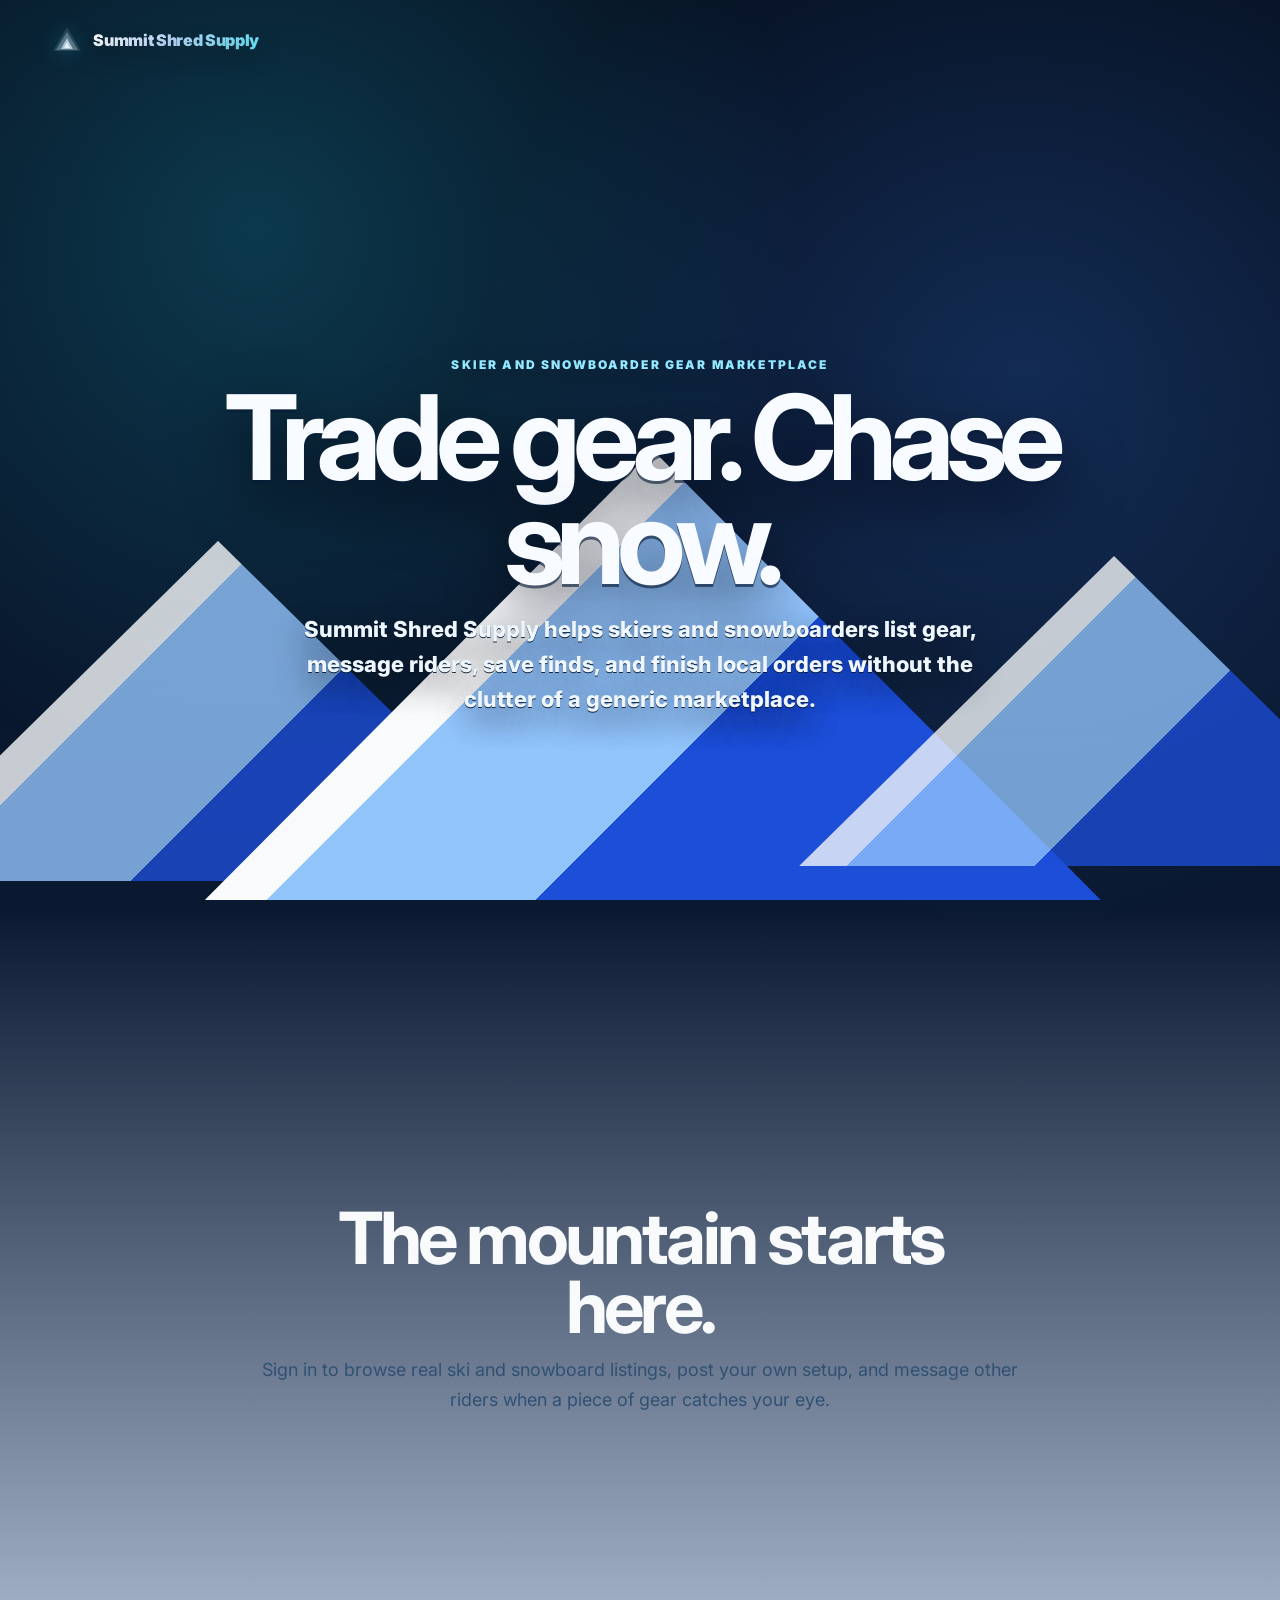
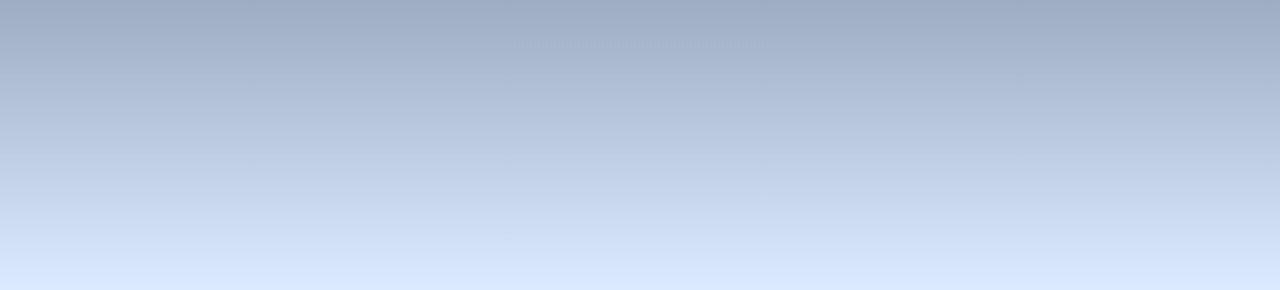
<file: index.html>
<!doctype html>
<html lang="en">
  <head>
    <meta charset="UTF-8" />
    <meta name="viewport" content="width=device-width, initial-scale=1.0" />
    <title>Summit Shred Supply</title>
    <link rel="icon" type="image/svg+xml" href="/images/summit-shred-logo.svg" />
    <link rel="preconnect" href="https://fonts.googleapis.com" />
    <link rel="preconnect" href="https://fonts.gstatic.com" crossorigin />
    <link href="https://fonts.googleapis.com/css2?family=Inter:wght@400;500;600;700;800;900&display=swap" rel="stylesheet" />
    <style>
      :root {
        color-scheme: dark;
        --bg: #07101f;
        --ice: #dbeafe;
        --text: #f8fafc;
        --muted: #172554;
        --blue: #3b82f6;
        --cyan: #22d3ee;
      }

      * { box-sizing: border-box; }

      body {
        margin: 0;
        min-height: 100vh;
        font-family: Inter, system-ui, sans-serif;
        background: var(--bg);
        color: var(--text);
        overflow-x: hidden;
      }

      .landing {
        position: relative;
        min-height: 210vh;
        overflow: hidden;
        background:
          radial-gradient(circle at 20% 12%, rgba(34,211,238,.2), transparent 28%),
          radial-gradient(circle at 80% 20%, rgba(59,130,246,.22), transparent 30%),
          linear-gradient(180deg, #061020 0%, #0a1931 48%, #dbeafe 100%);
      }

      .snow-layer {
        position: fixed;
        inset: 0;
        pointer-events: none;
        z-index: 4;
        opacity: 0;
        transition: opacity 700ms ease;
      }

      body.snow-active .snow-layer { opacity: 1; }

      .flake {
        position: absolute;
        top: -12px;
        width: 4px;
        height: 4px;
        border-radius: 50%;
        background: rgba(255,255,255,.9);
        animation: fall linear infinite;
      }

      @keyframes fall {
        to { transform: translate3d(var(--drift), 110vh, 0); }
      }

      .nav {
        position: fixed;
        inset: 0 0 auto;
        z-index: 5;
        display: flex;
        align-items: center;
        justify-content: space-between;
        padding: 20px clamp(18px, 4vw, 56px);
      }

      .brand {
        display: inline-flex;
        align-items: center;
        gap: 10px;
        position: relative;
        padding: 4px 0;
        text-decoration: none;
        font-weight: 900;
        letter-spacing: -.02em;
        text-shadow: 0 10px 24px rgba(2, 6, 23, .44);
      }

      .brand svg {
        position: relative;
        z-index: 1;
        width: 32px;
        height: 32px;
        color: #e0f2fe;
        filter: drop-shadow(0 0 10px rgba(34,211,238,.5));
      }

      .brand span {
        position: relative;
        z-index: 1;
        background: linear-gradient(120deg, #ffffff 0%, #bfdbfe 46%, #67e8f9 100%);
        -webkit-background-clip: text;
        -webkit-text-fill-color: transparent;
        background-clip: text;
      }

      .hero {
        position: sticky;
        top: 0;
        min-height: 100vh;
        display: grid;
        place-items: center;
        padding: 120px 22px 90px;
      }

      .hero__copy {
        position: relative;
        z-index: 3;
        width: min(980px, 100%);
        text-align: center;
        margin-top: 16vh;
        text-shadow: 0 18px 42px rgba(2,6,23,.72);
        transform: translateY(calc(var(--scroll, 0) * -44px));
      }

      .eyebrow {
        color: #93e8ff;
        font-size: 12px;
        font-weight: 900;
        letter-spacing: .18em;
        text-transform: uppercase;
        text-shadow: 0 10px 28px rgba(2,6,23,.62);
      }

      h1 {
        margin: 14px 0 18px;
        font-size: clamp(48px, 10vw, 118px);
        line-height: .88;
        letter-spacing: -.07em;
        color: #f8fbff;
        text-shadow:
          0 3px 0 rgba(8, 28, 55, .62),
          0 24px 58px rgba(2,6,23,.66);
      }

      .hero p {
        width: min(680px, 100%);
        margin: 0 auto;
        color: #eef7ff;
        font-size: clamp(17px, 2vw, 22px);
        line-height: 1.6;
        font-weight: 800;
        text-shadow:
          0 1px 0 rgba(3, 18, 38, .86),
          0 12px 30px rgba(2,6,23,.72);
      }

      .mountain-scene {
        position: absolute;
        inset: auto -5vw 0;
        height: 44vh;
        z-index: 1;
      }

      .peak {
        position: absolute;
        bottom: 0;
        width: 60vw;
        height: 42vh;
        background: linear-gradient(135deg, #f8fafc 0 38%, #93c5fd 38% 58%, #1d4ed8 58%);
        clip-path: polygon(50% 0, 100% 100%, 0 100%);
        filter: drop-shadow(0 -30px 60px rgba(37,99,235,.22));
      }

      .peak--left { left: -8vw; transform: scale(.9); opacity: .8; }
      .peak--mid { left: 21vw; height: 50vh; width: 70vw; }
      .peak--right { right: -12vw; transform: scale(.82); opacity: .78; }

      .slope-panel {
        position: relative;
        z-index: 3;
        min-height: 100vh;
        display: grid;
        place-items: center;
        padding: 90px 22px;
      }

      .slope-panel__inner {
        width: min(760px, 100%);
        text-align: center;
      }

      .slope-panel h2 {
        margin: 0 0 14px;
        font-size: clamp(34px, 6vw, 72px);
        line-height: .96;
        letter-spacing: -.05em;
      }

      .slope-panel p {
        margin: 0 auto 28px;
        color: #315173;
        font-size: 18px;
        line-height: 1.65;
      }

      .slope-cta {
        display: inline-flex;
        align-items: center;
        justify-content: center;
        min-height: 54px;
        padding: 0 26px;
        border-radius: 999px;
        background: linear-gradient(135deg, var(--blue), var(--cyan));
        color: #fff;
        text-decoration: none;
        font-size: 16px;
        font-weight: 900;
        box-shadow: 0 20px 46px rgba(37,99,235,.35);
        opacity: 0;
        transform: translateY(18px) scale(.96);
        transition: opacity 520ms ease, transform 520ms cubic-bezier(.2,.9,.2,1);
      }

      body.snow-active .slope-cta {
        opacity: 1;
        transform: none;
      }

      @media (max-width: 680px) {
        .nav { padding: 16px; }
        .mountain-scene { height: 34vh; }
      }
    </style>
  </head>
  <body>
    <div class="snow-layer" id="snowLayer" aria-hidden="true"></div>
    <main class="landing">
      <nav class="nav">
        <a class="brand" href="/index.html" aria-label="Summit Shred Supply home">
          <svg viewBox="0 0 32 32" fill="none" aria-hidden="true">
            <path d="M16 3L30 27H2L16 3Z" fill="currentColor" opacity=".12"/>
            <path d="M16 8L27 26H5L16 8Z" fill="currentColor" opacity=".28"/>
            <path d="M16 14L22 25H10L16 14Z" fill="currentColor" opacity=".65"/>
            <path d="M16 18L19 24H13L16 18Z" fill="currentColor"/>
          </svg>
          <span>Summit Shred Supply</span>
        </a>
      </nav>

      <section class="hero">
        <div class="hero__copy">
          <div class="eyebrow">Skier and snowboarder gear marketplace</div>
          <h1>Trade gear. Chase snow.</h1>
          <p>Summit Shred Supply helps skiers and snowboarders list gear, message riders, save finds, and finish local orders without the clutter of a generic marketplace.</p>
        </div>
        <div class="mountain-scene" aria-hidden="true">
          <div class="peak peak--left"></div>
          <div class="peak peak--mid"></div>
          <div class="peak peak--right"></div>
        </div>
      </section>

      <section class="slope-panel">
        <div class="slope-panel__inner">
          <h2>The mountain starts here.</h2>
          <p>Sign in to browse real ski and snowboard listings, post your own setup, and message other riders when a piece of gear catches your eye.</p>
          <a class="slope-cta" href="/auth.html">Head to the Slopes</a>
        </div>
      </section>
    </main>

    <script>
      const snowLayer = document.getElementById('snowLayer');
      for (let i = 0; i < 90; i += 1) {
        const flake = document.createElement('span');
        flake.className = 'flake';
        flake.style.left = `${Math.random() * 100}%`;
        flake.style.setProperty('--drift', `${(Math.random() - .5) * 160}px`);
        flake.style.animationDuration = `${7 + Math.random() * 9}s`;
        flake.style.animationDelay = `${Math.random() * -12}s`;
        flake.style.opacity = `${.35 + Math.random() * .65}`;
        flake.style.width = flake.style.height = `${2 + Math.random() * 4}px`;
        snowLayer.appendChild(flake);
      }

      const update = () => {
        const progress = Math.min(1, window.scrollY / Math.max(1, window.innerHeight * .7));
        document.documentElement.style.setProperty('--scroll', progress.toFixed(3));
        document.body.classList.toggle('snow-active', progress > .62);
      };
      window.addEventListener('scroll', update, { passive: true });
      update();
    </script>
  </body>
</html>
</file>
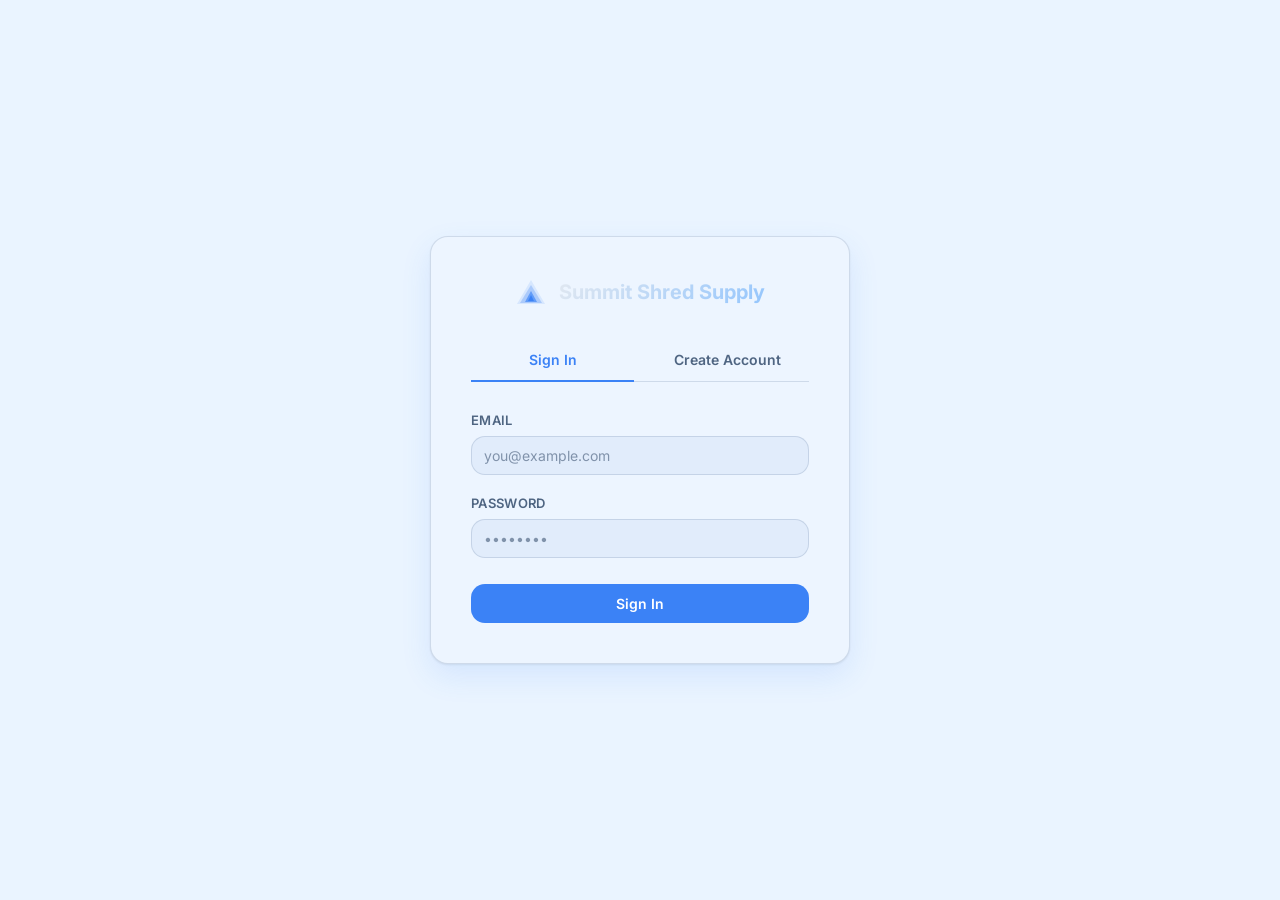
<file: auth.html>
<!doctype html>
<html lang="en">
  <head>
    <meta charset="UTF-8" />
    <meta name="viewport" content="width=device-width, initial-scale=1.0" />
    <title>Summit Shred Supply - Sign In</title>
    <link rel="icon" type="image/svg+xml" href="/images/summit-shred-logo.svg" />
    <link rel="preconnect" href="https://fonts.googleapis.com" />
    <link rel="preconnect" href="https://fonts.gstatic.com" crossorigin />
    <link href="https://fonts.googleapis.com/css2?family=Inter:wght@400;500;600;700;800&display=swap" rel="stylesheet" />
    <link rel="stylesheet" href="/homepage.css" />
    <style>
      .auth-page {
        display: flex;
        align-items: center;
        justify-content: center;
        min-height: 100vh;
        background: var(--bg-solid);
        padding: 20px;
      }

      .auth-card {
        width: 100%;
        max-width: 420px;
        background: var(--s1);
        border: 1px solid var(--border);
        border-radius: var(--r-lg);
        padding: 40px;
        box-shadow: var(--sh-card);
      }

      .auth-header {
        display: flex;
        align-items: center;
        gap: 12px;
        margin-bottom: 30px;
        justify-content: center;
      }

      .auth-header svg {
        width: 32px;
        height: 32px;
        color: var(--accent);
      }

      .auth-header h1 {
        font-size: 20px;
        font-weight: 700;
        background: linear-gradient(135deg, #e2e8f0 0%, #93c5fd 100%);
        -webkit-background-clip: text;
        -webkit-text-fill-color: transparent;
        background-clip: text;
        margin: 0;
      }

      .auth-tabs {
        display: flex;
        gap: 12px;
        margin-bottom: 28px;
        border-bottom: 1px solid var(--border);
      }

      .auth-tab {
        flex: 1;
        padding: 12px;
        background: none;
        border: none;
        color: var(--text-2);
        font-size: 14px;
        font-weight: 600;
        cursor: pointer;
        transition: color var(--t);
        border-bottom: 2px solid transparent;
        margin-bottom: -1px;
      }

      .auth-tab.active {
        color: var(--accent);
        border-bottom-color: var(--accent);
      }

      .auth-form {
        display: none;
      }

      .auth-form.active {
        display: block;
      }

      .form-group {
        margin-bottom: 18px;
      }

      .form-group label {
        display: block;
        font-size: 13px;
        font-weight: 600;
        color: var(--text-2);
        margin-bottom: 6px;
        text-transform: uppercase;
        letter-spacing: 0.3px;
      }

      .form-group input {
        width: 100%;
        padding: 10px 12px;
        background: var(--s2);
        border: 1px solid var(--border);
        border-radius: var(--r-md);
        color: var(--text);
        font-size: 14px;
        transition: border-color var(--t), background var(--t);
        font-family: inherit;
      }

      .form-group input:focus {
        outline: none;
        border-color: var(--accent);
        background: var(--s3);
        box-shadow: 0 0 0 3px var(--accent-glow);
      }

      .form-group input::placeholder {
        color: var(--text-3);
      }

      .form-error {
        color: #ef4444;
        font-size: 13px;
        margin-top: 4px;
        display: none;
      }

      .form-error.show {
        display: block;
      }

      .auth-button {
        width: 100%;
        padding: 11px 16px;
        background: var(--accent);
        color: white;
        border: none;
        border-radius: var(--r-md);
        font-size: 14px;
        font-weight: 600;
        cursor: pointer;
        transition: background var(--t), box-shadow var(--t);
        margin-top: 8px;
      }

      .auth-button:hover {
        background: var(--accent-hi);
        box-shadow: 0 0 0 3px var(--accent-glow);
      }

      .auth-button:disabled {
        opacity: 0.5;
        cursor: not-allowed;
      }

      .auth-button.secondary {
        background: var(--s2);
        color: var(--text-2);
        border: 1px solid var(--border);
      }

      .auth-button.secondary:hover {
        background: var(--s3);
        color: var(--text);
      }

      .auth-divider {
        display: flex;
        align-items: center;
        gap: 12px;
        margin: 24px 0;
        color: var(--text-3);
        font-size: 12px;
      }

      .auth-divider::before,
      .auth-divider::after {
        content: '';
        flex: 1;
        height: 1px;
        background: var(--border);
      }

      .auth-message {
        padding: 12px;
        border-radius: var(--r-md);
        font-size: 13px;
        margin-bottom: 16px;
        display: none;
      }

      .auth-message.show {
        display: block;
      }

      .auth-message.success {
        background: rgba(34, 197, 94, 0.1);
        color: #22c55e;
        border: 1px solid rgba(34, 197, 94, 0.2);
      }

      .auth-message.error {
        background: rgba(239, 68, 68, 0.1);
        color: #ef4444;
        border: 1px solid rgba(239, 68, 68, 0.2);
      }

      .loading {
        display: inline-block;
        width: 14px;
        height: 14px;
        border: 2px solid rgba(255,255,255,0.3);
        border-top-color: white;
        border-radius: 50%;
        animation: spin 0.8s linear infinite;
      }

      @keyframes spin {
        to { transform: rotate(360deg); }
      }
    </style>
  </head>

  <body style="margin: 0; padding: 0;">
    <div class="auth-page">
      <div class="auth-card">
        <!-- Header -->
        <div class="auth-header">
          <svg viewBox="0 0 32 32" fill="none" aria-hidden="true">
            <path d="M16 3L30 27H2L16 3Z" fill="currentColor" opacity=".12"/>
            <path d="M16 8L27 26H5L16 8Z" fill="currentColor" opacity=".28"/>
            <path d="M16 14L22 25H10L16 14Z" fill="currentColor" opacity=".65"/>
            <path d="M16 18L19 24H13L16 18Z" fill="currentColor"/>
          </svg>
          <h1>Summit Shred Supply</h1>
        </div>

        <!-- Message -->
        <div id="authMessage" class="auth-message"></div>

        <!-- Tabs -->
        <div class="auth-tabs">
          <button class="auth-tab active" type="button" data-tab="login">Sign In</button>
          <button class="auth-tab" type="button" data-tab="signup">Create Account</button>
        </div>

        <!-- Login Form -->
        <form id="loginForm" class="auth-form active">
          <div class="form-group">
            <label for="loginEmail">Email</label>
            <input type="email" id="loginEmail" placeholder="you@example.com" required />
            <div class="form-error" id="loginEmailError"></div>
          </div>

          <div class="form-group">
            <label for="loginPassword">Password</label>
            <input type="password" id="loginPassword" placeholder="••••••••" required />
            <div class="form-error" id="loginPasswordError"></div>
          </div>

          <button type="submit" class="auth-button" id="loginBtn">Sign In</button>
        </form>

        <!-- Signup Form -->
        <form id="signupForm" class="auth-form">
          <div class="form-group">
            <label for="signupDisplayName">Display Name</label>
            <input type="text" id="signupDisplayName" placeholder="Shown on listings and messages" maxlength="40" required />
            <div class="form-error" id="signupDisplayNameError"></div>
          </div>

          <div class="form-group">
            <label for="signupEmail">Email</label>
            <input type="email" id="signupEmail" placeholder="you@example.com" required />
            <div class="form-error" id="signupEmailError"></div>
          </div>

          <div class="form-group">
            <label for="signupPassword">Password</label>
            <input type="password" id="signupPassword" placeholder="At least 8 characters" required />
            <div class="form-error" id="signupPasswordError"></div>
          </div>

          <div class="form-group">
            <label for="signupConfirmPassword">Confirm Password</label>
            <input type="password" id="signupConfirmPassword" placeholder="Confirm your password" required />
            <div class="form-error" id="signupConfirmError"></div>
          </div>

          <button type="submit" class="auth-button" id="signupBtn">Create Account</button>
        </form>

        <!-- Confirm Signup Form -->
        <form id="confirmForm" class="auth-form">
          <div class="form-group">
            <label for="confirmEmail">Email</label>
            <input type="email" id="confirmEmail" placeholder="you@example.com" required />
            <div class="form-error" id="confirmEmailError"></div>
          </div>

          <div class="form-group">
            <label for="confirmCode">Confirmation Code</label>
            <input type="text" id="confirmCode" inputmode="numeric" placeholder="123456" required />
            <div class="form-error" id="confirmCodeError"></div>
          </div>

          <button type="submit" class="auth-button" id="confirmBtn">Confirm Email</button>
          <button type="button" class="auth-button secondary" id="resendCodeBtn">Send New Code</button>
        </form>
      </div>
    </div>

    <script>
      // Keep the auth tabs usable even if the Amplify module import is blocked or still loading.
      window.addEventListener('error', event => {
        const source = String(event.filename || event.message || '');
        if (source.includes('auth.js') || source.includes('esm.sh') || source.includes('aws-amplify')) {
          window.summitAuthModuleError = 'Auth failed while loading Amplify. Check your internet connection and the browser console for the blocked module URL.';
        }
      });

      window.addEventListener('unhandledrejection', event => {
        const reason = String(event.reason?.message || event.reason || '');
        if (reason.includes('auth.js') || reason.includes('esm.sh') || reason.includes('aws-amplify') || reason.includes('Failed to fetch')) {
          window.summitAuthModuleError = 'Auth failed while loading Amplify. Check your internet connection and the browser console for the blocked module URL.';
        }
      });

      document.querySelectorAll('.auth-tab').forEach(tab => {
        tab.addEventListener('click', event => {
          const tabName = event.currentTarget.dataset.tab;
          document.querySelectorAll('.auth-tab').forEach(item => {
            item.classList.toggle('active', item.dataset.tab === tabName);
          });
          document.querySelectorAll('.auth-form').forEach(form => {
            form.classList.toggle('active', form.id === `${tabName}Form`);
          });
          const messageEl = document.getElementById('authMessage');
          messageEl.className = 'auth-message';
          messageEl.textContent = '';
        });
      });

      document.querySelectorAll('.auth-form').forEach(form => {
        form.addEventListener('submit', async event => {
          if (window.summitAuthModuleLoaded) return;
          event.preventDefault();

          if (form.id === 'signupForm') {
            await fallbackSignUp();
            return;
          }

          if (form.id === 'confirmForm') {
            await fallbackConfirmSignUp();
            return;
          }

          showFallbackMessage(window.summitAuthModuleError || 'Sign in is still loading Amplify. Check your internet connection and the browser console for blocked module URLs.', 'error');
        });
      });

      document.getElementById('resendCodeBtn').addEventListener('click', async event => {
        if (window.summitAuthModuleLoaded) return;
        event.preventDefault();
        await fallbackResendCode();
      });

      function showFallbackMessage(text, type) {
        const messageEl = document.getElementById('authMessage');
        messageEl.textContent = text;
        messageEl.className = `auth-message show ${type}`;
      }

      function showFallbackError(fieldId, message) {
        const errorEl = document.getElementById(fieldId);
        if (!errorEl) return;
        errorEl.textContent = message;
        errorEl.classList.add('show');
      }

      function clearFallbackErrors() {
        document.querySelectorAll('.form-error').forEach(el => {
          el.textContent = '';
          el.classList.remove('show');
        });
      }

      function setFallbackForm(formName) {
        document.querySelectorAll('.auth-tab').forEach(item => {
          item.classList.toggle('active', item.dataset.tab === formName);
        });
        document.querySelectorAll('.auth-form').forEach(item => {
          item.classList.toggle('active', item.id === `${formName}Form`);
        });
      }

      async function getFallbackAuthConfig() {
        for (const path of ['/amplify_outputs.json', '/amplifyconfiguration.json']) {
          try {
            const response = await fetch(path, { cache: 'no-store' });
            if (!response.ok) continue;
            const config = await response.json();
            const auth = config.auth || config.Auth?.Cognito || {};
            const region = auth.aws_region || auth.region;
            const clientId = auth.user_pool_client_id || auth.userPoolClientId || auth.userPoolWebClientId;
            if (region && clientId) return { region, clientId };
          } catch {
            // Try the next known config file.
          }
        }
        throw new Error('Missing Amplify config. Run npx ampx sandbox so amplify_outputs.json exists.');
      }

      async function cognitoFallback(target, payload) {
        const { region, clientId } = await getFallbackAuthConfig();
        const response = await fetch(`https://cognito-idp.${region}.amazonaws.com/`, {
          method: 'POST',
          headers: {
            'Content-Type': 'application/x-amz-json-1.1',
            'X-Amz-Target': `AWSCognitoIdentityProviderService.${target}`,
          },
          body: JSON.stringify({ ClientId: clientId, ...payload }),
        });
        const data = await response.json().catch(() => ({}));
        if (!response.ok) throw new Error(data.message || data.__type || `${target} failed`);
        return data;
      }

      function getFallbackError(error) {
        const message = error?.message || 'Something went wrong. Please try again.';
        if (message.includes('UsernameExistsException')) return 'An account with that email already exists. Try signing in.';
        if (message.includes('InvalidPasswordException')) return 'Password must meet the Cognito policy: uppercase, lowercase, number, and symbol.';
        if (message.includes('CodeMismatchException')) return 'That confirmation code is not correct.';
        if (message.includes('ExpiredCodeException')) return 'That confirmation code expired. Send a new code and try again.';
        return message;
      }

      async function fallbackSignUp() {
        clearFallbackErrors();
        const displayName = document.getElementById('signupDisplayName').value.trim();
        const email = document.getElementById('signupEmail').value.trim();
        const password = document.getElementById('signupPassword').value;
        const confirmPassword = document.getElementById('signupConfirmPassword').value;

        if (!displayName) return showFallbackError('signupDisplayNameError', 'Display name is required');
        if (displayName.length < 2) return showFallbackError('signupDisplayNameError', 'Display name must be at least 2 characters');
        if (displayName.includes('@')) return showFallbackError('signupDisplayNameError', 'Display name cannot be an email address');
        if (!email) return showFallbackError('signupEmailError', 'Email is required');
        if (!password) return showFallbackError('signupPasswordError', 'Password is required');
        if (password.length < 8) return showFallbackError('signupPasswordError', 'Password must be at least 8 characters');
        if (password !== confirmPassword) return showFallbackError('signupConfirmError', 'Passwords do not match');

        try {
          await cognitoFallback('SignUp', {
            Username: email,
            Password: password,
            UserAttributes: [
              { Name: 'email', Value: email },
              { Name: 'name', Value: displayName },
              { Name: 'preferred_username', Value: displayName },
            ],
          });
          document.getElementById('confirmEmail').value = email;
          document.getElementById('signupForm').reset();
          setFallbackForm('confirm');
          showFallbackMessage('Account created. Enter the confirmation code from your email.', 'success');
        } catch (error) {
          showFallbackMessage(getFallbackError(error), 'error');
        }
      }

      async function fallbackConfirmSignUp() {
        clearFallbackErrors();
        const email = document.getElementById('confirmEmail').value.trim();
        const code = document.getElementById('confirmCode').value.trim();

        if (!email) return showFallbackError('confirmEmailError', 'Email is required');
        if (!code) return showFallbackError('confirmCodeError', 'Confirmation code is required');

        try {
          await cognitoFallback('ConfirmSignUp', {
            Username: email,
            ConfirmationCode: code,
          });
          document.getElementById('loginEmail').value = email;
          document.getElementById('confirmForm').reset();
          setFallbackForm('login');
          showFallbackMessage('Email confirmed. You can sign in now.', 'success');
        } catch (error) {
          showFallbackMessage(getFallbackError(error), 'error');
        }
      }

      async function fallbackResendCode() {
        clearFallbackErrors();
        const email = document.getElementById('confirmEmail').value.trim();
        if (!email) return showFallbackError('confirmEmailError', 'Email is required to resend a code');

        try {
          await cognitoFallback('ResendConfirmationCode', { Username: email });
          showFallbackMessage('A new confirmation code was sent.', 'success');
        } catch (error) {
          showFallbackMessage(getFallbackError(error), 'error');
        }
      }
    </script>

    <!-- Amplify Gen 2 Auth -->
    <script
      type="module"
      src="/auth.js"
      onerror="window.summitAuthModuleError = 'Auth failed to load /auth.js. Use Live Server from the project root and check the browser console for the blocked file.'"
    ></script>
  </body>
</html>
</file>
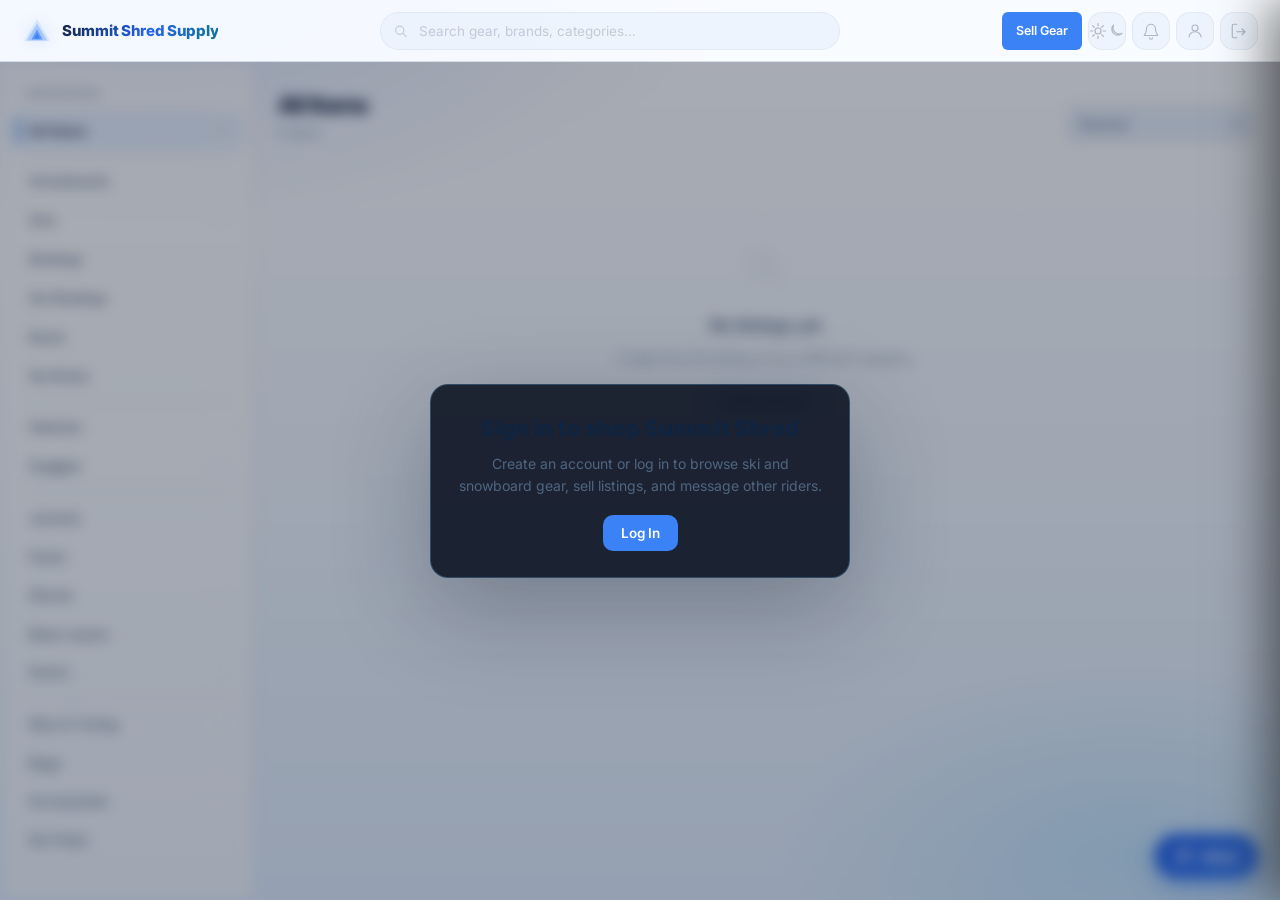
<file: marketplace.html>
<!doctype html>
<html lang="en">
  <head>
    <meta charset="UTF-8" />
    <meta name="viewport" content="width=device-width, initial-scale=1.0" />
    <title>Summit Shred Supply</title>
    <link rel="icon" type="image/svg+xml" href="/images/summit-shred-logo.svg" />
    <link rel="preconnect" href="https://fonts.googleapis.com" />
    <link rel="preconnect" href="https://fonts.gstatic.com" crossorigin />
    <link href="https://fonts.googleapis.com/css2?family=Inter:wght@400;500;600;700;800&display=swap" rel="stylesheet" />
    <link rel="stylesheet" href="/homepage.css" />
    <script type="module" src="/marketplace.js"></script>
  </head>

  <body class="auth-locked">

    <!-- ── Header ─────────────────────────────────────────────────────────── -->
    <header class="header">
      <a class="header__brand header__brand--link" href="/index.html" aria-label="Summit Shred Supply home">
        <svg class="header__logo" viewBox="0 0 32 32" fill="none" aria-hidden="true">
          <path d="M16 3L30 27H2L16 3Z" fill="currentColor" opacity=".12"/>
          <path d="M16 8L27 26H5L16 8Z" fill="currentColor" opacity=".28"/>
          <path d="M16 14L22 25H10L16 14Z" fill="currentColor" opacity=".65"/>
          <path d="M16 18L19 24H13L16 18Z" fill="currentColor"/>
        </svg>
        <span class="header__wordmark">Summit Shred Supply</span>
      </a>

      <div class="header__search">
        <svg class="header__search-icon" viewBox="0 0 20 20" fill="none" aria-hidden="true">
          <circle cx="9" cy="9" r="5.5" stroke="currentColor" stroke-width="1.5"/>
          <path d="M13.5 13.5L17.5 17.5" stroke="currentColor" stroke-width="1.5" stroke-linecap="round"/>
        </svg>
        <input
          class="header__search-input"
          id="searchInput"
          type="search"
          placeholder="Search gear, brands, categories…"
          autocomplete="off"
        />
      </div>

      <div class="header__actions">
        <button class="btn btn--primary btn--sm header-sell-btn" id="sellBtn" type="button">Sell Gear</button>
        <button class="icon-btn theme-toggle" id="themeToggle" type="button" aria-label="Switch to dark mode">
          <svg class="theme-icon theme-icon--sun" viewBox="0 0 24 24" fill="none" aria-hidden="true">
            <circle cx="12" cy="12" r="4" stroke="currentColor" stroke-width="1.6"/>
            <path d="M12 2v3M12 19v3M4.9 4.9L7 7M17 17l2.1 2.1M2 12h3M19 12h3M4.9 19.1L7 17M17 7l2.1-2.1" stroke="currentColor" stroke-width="1.6" stroke-linecap="round"/>
          </svg>
          <svg class="theme-icon theme-icon--moon" viewBox="0 0 24 24" fill="none" aria-hidden="true" hidden>
            <path d="M20 15.2A8.5 8.5 0 018.8 4a7 7 0 1011.2 11.2z" stroke="currentColor" stroke-width="1.6" stroke-linejoin="round"/>
          </svg>
        </button>
        <button class="icon-btn notification-btn" id="notificationBtn" type="button" aria-label="Notifications">
          <svg viewBox="0 0 24 24" fill="none" aria-hidden="true">
            <path d="M18 9a6 6 0 10-12 0c0 7-3 7-3 9h18c0-2-3-2-3-9" stroke="currentColor" stroke-width="1.5" stroke-linecap="round" stroke-linejoin="round"/>
            <path d="M10 21a2 2 0 004 0" stroke="currentColor" stroke-width="1.5" stroke-linecap="round"/>
          </svg>
          <span class="notification-badge" id="notificationBadge" hidden>0</span>
        </button>
        <button class="icon-btn" id="profileBtn" type="button" aria-label="Profile">
          <svg viewBox="0 0 24 24" fill="none" aria-hidden="true">
            <circle cx="12" cy="8" r="4" stroke="currentColor" stroke-width="1.5"/>
            <path d="M4 20c0-4 3.6-7 8-7s8 3 8 7" stroke="currentColor" stroke-width="1.5" stroke-linecap="round"/>
          </svg>
        </button>
        <button class="icon-btn" id="logoutBtn" type="button" aria-label="Logout" hidden>
          <svg viewBox="0 0 24 24" fill="none" aria-hidden="true">
            <path d="M9 3H5a2 2 0 0 0-2 2v14a2 2 0 0 0 2 2h4" stroke="currentColor" stroke-width="1.5" stroke-linecap="round" stroke-linejoin="round"/>
            <path d="M16 17l4-4m0 0l-4-4m4 4H9" stroke="currentColor" stroke-width="1.5" stroke-linecap="round" stroke-linejoin="round"/>
          </svg>
        </button>
      </div>
    </header>

    <!-- ── Main layout ────────────────────────────────────────────────────── -->
    <div class="layout">

      <!-- Sidebar -->
      <aside class="sidebar" id="sidebar" aria-label="Product Categories">
        <p class="sidebar__label">Categories</p>
        <nav>
          <ul class="cat-list" id="categoryList">
            <li class="cat-item is-active" data-category="All">
              <span class="cat-label">All Items</span>
              <span class="cat-count" id="count-All"></span>
            </li>
            <li class="cat-divider"></li>
            <li class="cat-item" data-category="Snowboards">
              <span class="cat-label">Snowboards</span>
              <span class="cat-count" id="count-Snowboards"></span>
            </li>
            <li class="cat-item" data-category="Skis">
              <span class="cat-label">Skis</span>
              <span class="cat-count" id="count-Skis"></span>
            </li>
            <li class="cat-item" data-category="Bindings">
              <span class="cat-label">Bindings</span>
              <span class="cat-count" id="count-Bindings"></span>
            </li>
            <li class="cat-item" data-category="Ski Bindings">
              <span class="cat-label">Ski Bindings</span>
              <span class="cat-count" id="count-Ski Bindings"></span>
            </li>
            <li class="cat-item" data-category="Boots">
              <span class="cat-label">Boots</span>
              <span class="cat-count" id="count-Boots"></span>
            </li>
            <li class="cat-item" data-category="Ski Boots">
              <span class="cat-label">Ski Boots</span>
              <span class="cat-count" id="count-Ski Boots"></span>
            </li>
            <li class="cat-divider"></li>
            <li class="cat-item" data-category="Helmets">
              <span class="cat-label">Helmets</span>
              <span class="cat-count" id="count-Helmets"></span>
            </li>
            <li class="cat-item" data-category="Goggles">
              <span class="cat-label">Goggles</span>
              <span class="cat-count" id="count-Goggles"></span>
            </li>
            <li class="cat-divider"></li>
            <li class="cat-item" data-category="Jackets">
              <span class="cat-label">Jackets</span>
              <span class="cat-count" id="count-Jackets"></span>
            </li>
            <li class="cat-item" data-category="Pants">
              <span class="cat-label">Pants</span>
              <span class="cat-count" id="count-Pants"></span>
            </li>
            <li class="cat-item" data-category="Gloves">
              <span class="cat-label">Gloves</span>
              <span class="cat-count" id="count-Gloves"></span>
            </li>
            <li class="cat-item" data-category="Base Layers">
              <span class="cat-label">Base Layers</span>
              <span class="cat-count" id="count-Base Layers"></span>
            </li>
            <li class="cat-item" data-category="Socks">
              <span class="cat-label">Socks</span>
              <span class="cat-count" id="count-Socks"></span>
            </li>
            <li class="cat-divider"></li>
            <li class="cat-item" data-category="Wax & Tuning">
              <span class="cat-label">Wax &amp; Tuning</span>
              <span class="cat-count" id="count-Wax &amp; Tuning"></span>
            </li>
            <li class="cat-item" data-category="Bags">
              <span class="cat-label">Bags</span>
              <span class="cat-count" id="count-Bags"></span>
            </li>
            <li class="cat-item" data-category="Accessories">
              <span class="cat-label">Accessories</span>
              <span class="cat-count" id="count-Accessories"></span>
            </li>
            <li class="cat-item" data-category="Ski Poles">
              <span class="cat-label">Ski Poles</span>
              <span class="cat-count" id="count-Ski Poles"></span>
            </li>
          </ul>
        </nav>
      </aside>

      <!-- Content -->
      <main class="content" id="mainContent">
        <div class="content__toolbar">
          <div class="content__meta">
            <h1 class="content__title" id="contentTitle">All Items</h1>
            <span class="content__count" id="contentCount"></span>
          </div>
          <div class="content__controls">
            <select class="sort-select" id="sortSelect" aria-label="Sort by">
              <option value="default">Newest</option>
              <option value="price-asc">Price: Low to High</option>
              <option value="price-desc">Price: High to Low</option>
              <option value="distance">Distance from Location</option>
              <option value="name-asc">Name: A–Z</option>
            </select>
            <div class="location-picker location-picker--sort" id="sortLocationPicker" hidden>
              <input class="sort-location-input" id="sortLocationInput" type="text" placeholder="Type a US city, ZIP, or address" autocomplete="off" />
              <div class="location-suggestions" id="sortLocationSuggestions" hidden></div>
            </div>
          </div>
        </div>

        <div class="grid" id="itemsGrid"></div>

        <div class="empty-state" id="emptyState" hidden>
          <svg viewBox="0 0 64 64" fill="none" aria-hidden="true">
            <circle cx="28" cy="28" r="16" stroke="currentColor" stroke-width="1.5" opacity=".3"/>
            <path d="M40 40l12 12" stroke="currentColor" stroke-width="1.5" stroke-linecap="round" opacity=".3"/>
            <path d="M23 28h10M28 23v10" stroke="currentColor" stroke-width="1.5" stroke-linecap="round" opacity=".5"/>
          </svg>
          <p class="empty-state__title">No listings yet</p>
          <p class="empty-state__sub">Create the first listing or try a different category</p>
          <button class="btn btn--secondary" id="clearSearch" type="button">Clear search</button>
        </div>
      </main>
    </div>

    <div class="auth-lock" id="authLock">
      <div class="auth-lock__panel">
        <div class="auth-lock__title">Sign in to shop Summit Shred</div>
        <div class="auth-lock__sub">Create an account or log in to browse ski and snowboard gear, sell listings, and message other riders.</div>
        <button class="btn btn--primary auth-lock__btn" id="authLockLogin" type="button">Log In</button>
      </div>
    </div>

    <!-- ── Cart Toast ──────────────────────────────────────────────────────── -->
    <div class="toast" id="cartToast" aria-live="polite"></div>

    <div class="notification-panel" id="notificationPanel" hidden>
      <div class="notification-panel__head">
        <span>Notifications</span>
        <button class="notification-panel__clear" id="notificationClear" type="button">Clear</button>
      </div>
      <div class="notification-panel__body" id="notificationList"></div>
    </div>

    <!-- ── Cart Drawer ────────────────────────────────────────────────────── -->
    <div class="cart-overlay" id="cartOverlay" hidden></div>
    <div class="cart-drawer" id="cartDrawer" aria-hidden="true" role="dialog" aria-modal="true" aria-label="Shopping bag" hidden>
      <div class="cart-drawer__head">
        <div class="cart-drawer__title">
          <svg viewBox="0 0 24 24" fill="none" aria-hidden="true">
            <path d="M6 2L3 6v14a2 2 0 002 2h14a2 2 0 002-2V6l-3-4z" stroke="currentColor" stroke-width="1.5" stroke-linejoin="round"/>
            <line x1="3" y1="6" x2="21" y2="6" stroke="currentColor" stroke-width="1.5"/>
            <path d="M16 10a4 4 0 01-8 0" stroke="currentColor" stroke-width="1.5"/>
          </svg>
          My Bag
          <span class="cart-drawer__count" id="cartDrawerCount">0 items</span>
        </div>
        <button class="close-btn" id="cartDrawerClose" type="button" aria-label="Close cart">
          <svg viewBox="0 0 16 16" fill="none"><path d="M2 2l12 12M14 2L2 14" stroke="currentColor" stroke-width="1.5" stroke-linecap="round"/></svg>
        </button>
      </div>

      <div class="cart-drawer__body" id="cartDrawerBody"></div>

      <div class="cart-drawer__footer" id="cartDrawerFooter">
        <div class="cart-total">
          <span class="cart-total__label">Subtotal</span>
          <span class="cart-total__val" id="cartSubtotal">$0.00</span>
        </div>
        <button class="btn btn--primary cart-checkout" type="button">Checkout</button>
        <button class="btn btn--secondary cart-continue" type="button" id="cartContinue">Continue Shopping</button>
      </div>
    </div>

    <!-- ── Chat Panel (floating widget) ───────────────────────────────────── -->
    <div class="chat-panel" id="chatPanel" aria-hidden="true" aria-label="Messages inbox">
      <div class="chat-panel__head">
        <div class="chat-agent">
          <div class="chat-agent__info">
            <div class="chat-agent__name">Messages</div>
            <div class="chat-agent__status">Inbox</div>
          </div>
        </div>
      </div>

      <div class="chat-panel__messages" id="chatMessages"></div>

      <div class="chat-panel__quick-replies" id="quickRepliesContainer"></div>

      <div class="chat-panel__footer">
        <input
          class="chat-input"
          id="chatInput"
          type="text"
          placeholder="Select a conversation to reply"
          autocomplete="off"
        />
        <button class="chat-send-btn" id="chatSend" type="button" aria-label="Send">
          <svg viewBox="0 0 20 20" fill="none">
            <path d="M17 10L3 3l3 7-3 7 14-7z" fill="currentColor"/>
          </svg>
        </button>
      </div>
    </div>

    <!-- ── FAB ────────────────────────────────────────────────────────────── -->
    <button class="fab" id="chatBtn" type="button" aria-label="Open messages inbox">
      <svg class="fab__icon fab__icon--chat" viewBox="0 0 24 24" fill="none" aria-hidden="true">
        <path d="M21 15a2 2 0 01-2 2H7l-4 4V5a2 2 0 012-2h14a2 2 0 012 2z" stroke="currentColor" stroke-width="1.75" stroke-linejoin="round"/>
        <path d="M8 10h8M8 13h5" stroke="currentColor" stroke-width="1.5" stroke-linecap="round"/>
      </svg>
      <span class="fab__label">Inbox</span>
    </button>

    <!-- ── Profile Modal ───────────────────────────────────────────────────── -->
    <div class="modal" id="profileModal" aria-hidden="true" role="dialog" aria-modal="true" aria-label="Profile">
      <div class="modal__backdrop" data-close></div>
      <div class="modal__sheet">
        <div class="modal__head">
          <span class="modal__title">My Profile</span>
          <button class="close-btn" type="button" data-close aria-label="Close">
            <svg viewBox="0 0 16 16" fill="none"><path d="M2 2l12 12M14 2L2 14" stroke="currentColor" stroke-width="1.5" stroke-linecap="round"/></svg>
          </button>
        </div>
        <div class="modal__body">
          <div class="profile-avatar" id="profileAvatar">--</div>
          <div class="profile-name" id="profileName">Signed out</div>
          <div class="profile-email" id="profileEmail"></div>
          <div class="profile-since" id="profileSince">Member since --</div>
          <label class="profile-avatar-upload" for="profileAvatarInput">Upload Profile Picture</label>
          <input class="visually-hidden-file" id="profileAvatarInput" type="file" accept="image/*" />
          <form class="display-name-form" id="displayNameForm">
            <label class="field">
              <span>Display Name</span>
              <input id="displayNameInput" type="text" maxlength="40" placeholder="Choose a public name" />
            </label>
            <button class="btn btn--secondary btn--sm" id="displayNameSave" type="submit">Save Name</button>
            <span class="form-status" id="displayNameStatus"></span>
          </form>
          <div class="profile-stats">
            <button class="stat" type="button" data-profile-view="listings">
              <div class="stat__val" id="statItems">0</div>
              <div class="stat__lbl">Listings</div>
            </button>
            <button class="stat" type="button" data-profile-view="wishlist">
              <div class="stat__val" id="statWishlist" title="0 wish list items">0</div>
              <div class="stat__lbl">Wish List</div>
            </button>
            <button class="stat" type="button" data-profile-view="orders">
              <div class="stat__val" id="statOrders">0</div>
              <div class="stat__lbl">Previous Orders</div>
            </button>
          </div>
          <div class="profile-panel" id="profilePanel"></div>
        </div>
      </div>
    </div>

    <!-- ── Item Detail Modal ───────────────────────────────────────────────── -->
    <div class="modal" id="detailModal" aria-hidden="true" role="dialog" aria-modal="true" aria-label="Item detail">
      <div class="modal__backdrop" data-close></div>
      <div class="modal__sheet modal__sheet--wide">
        <div class="modal__head">
          <span class="modal__title" id="detailTitle"></span>
          <button class="close-btn" type="button" data-close aria-label="Close">
            <svg viewBox="0 0 16 16" fill="none"><path d="M2 2l12 12M14 2L2 14" stroke="currentColor" stroke-width="1.5" stroke-linecap="round"/></svg>
          </button>
        </div>
        <div class="modal__body modal__body--detail" id="detailBody"></div>
      </div>
    </div>

    <div class="modal" id="listingModal" aria-hidden="true" role="dialog" aria-modal="true" aria-label="Create listing">
      <div class="modal__backdrop" data-close></div>
      <div class="modal__sheet modal__sheet--wide">
        <div class="modal__head">
          <span class="modal__title" id="listingModalTitle">Sell Gear</span>
          <button class="close-btn" type="button" data-close aria-label="Close create listing">
            <svg viewBox="0 0 16 16" fill="none"><path d="M2 2l12 12M14 2L2 14" stroke="currentColor" stroke-width="1.5" stroke-linecap="round"/></svg>
          </button>
        </div>
        <form class="modal__body listing-form" id="listingForm">
          <div class="form-grid">
            <label class="field">
              <span>Title</span>
              <input id="listingTitle" type="text" maxlength="80" required />
            </label>
            <label class="field">
              <span>Price</span>
              <input id="listingPrice" type="number" min="1" step="0.01" required />
            </label>
            <label class="field">
              <span>Category</span>
              <select id="listingCategory" required>
                <option value="Snowboards">Snowboards</option>
                <option value="Skis">Skis</option>
                <option value="Bindings">Bindings</option>
                <option value="Ski Bindings">Ski Bindings</option>
                <option value="Boots">Boots</option>
                <option value="Ski Boots">Ski Boots</option>
                <option value="Helmets">Helmets</option>
                <option value="Goggles">Goggles</option>
                <option value="Jackets">Jackets</option>
                <option value="Pants">Pants</option>
                <option value="Gloves">Gloves</option>
                <option value="Base Layers">Base Layers</option>
                <option value="Socks">Socks</option>
                <option value="Wax & Tuning">Wax &amp; Tuning</option>
                <option value="Bags">Bags</option>
                <option value="Accessories">Accessories</option>
                <option value="Ski Poles">Ski Poles</option>
              </select>
            </label>
            <label class="field">
              <span>Condition</span>
              <select id="listingCondition" required>
                <option value="LIKE_NEW">Like new</option>
                <option value="NEW">New</option>
                <option value="GOOD">Good</option>
                <option value="FAIR">Fair</option>
                <option value="POOR">Poor</option>
              </select>
            </label>
            <label class="field">
              <span>Location</span>
              <input id="listingLocation" type="text" maxlength="120" placeholder="Denver, CO" required autocomplete="off" />
              <div class="location-suggestions location-suggestions--form" id="listingLocationSuggestions" hidden></div>
              <small class="field-hint">Select a verified US location from the suggestions.</small>
            </label>
          </div>
          <div class="form-grid">
            <label class="field">
              <span>Cover Image Upload</span>
              <label class="file-picker" for="listingCoverFile">Choose Cover</label>
              <input class="visually-hidden-file" id="listingCoverFile" type="file" accept="image/*" />
              <div class="image-preview-list image-preview-list--single" id="listingCoverPreview"></div>
            </label>
            <label class="field">
              <span>Additional Images (up to 9)</span>
              <label class="file-picker" for="listingGalleryFiles">Choose Images</label>
              <input class="visually-hidden-file" id="listingGalleryFiles" type="file" accept="image/*" multiple />
              <div class="image-preview-list image-preview-list--gallery" id="listingGalleryPreview"></div>
            </label>
          </div>
          <div class="image-upload-note" id="listingImageNote">Cover image required. 10 images remaining.</div>
          <label class="field">
            <span>Description</span>
            <textarea id="listingDescription" rows="5" maxlength="1200" required></textarea>
          </label>
          <div class="form-actions">
            <button class="btn btn--danger" id="listingDelete" type="button" hidden>Delete Listing</button>
            <span class="form-status" id="listingStatus"></span>
            <button class="btn btn--secondary" type="button" data-close>Cancel</button>
            <button class="btn btn--primary" id="listingSubmit" type="submit">Create Listing</button>
          </div>
        </form>
      </div>
    </div>

    <div class="modal" id="messageModal" aria-hidden="true" role="dialog" aria-modal="true" aria-label="Message seller">
      <div class="modal__backdrop" data-close></div>
      <div class="modal__sheet">
        <div class="modal__head">
          <span class="modal__title" id="messageTitle">Message Seller</span>
          <button class="close-btn" type="button" data-close aria-label="Close message seller">
            <svg viewBox="0 0 16 16" fill="none"><path d="M2 2l12 12M14 2L2 14" stroke="currentColor" stroke-width="1.5" stroke-linecap="round"/></svg>
          </button>
        </div>
        <form class="modal__body message-form" id="messageForm">
          <label class="field">
            <span>Message</span>
            <textarea id="messageBody" rows="6" maxlength="1000" required></textarea>
          </label>
          <div class="form-actions">
            <span class="form-status" id="messageStatus"></span>
            <button class="btn btn--secondary" type="button" data-close>Cancel</button>
            <button class="btn btn--primary" id="messageSubmit" type="submit">Send</button>
          </div>
        </form>
      </div>
    </div>

    <script>
      // ── State ───────────────────────────────────────────────────────────────
      let activeCategory = 'All';
      let activeSearch   = '';
      let activeSortOrder = 'default';
      let marketplaceListings = [];
      let selectedMessageListing = null;
      let selectedInboxConversation = null;
      let inboxConversations = [];
      let profileOrders = [];
      let activeProfileView = 'listings';
      let editingListing = null;
      let uploadedListingImages = [];
      let distanceOrigin = null;
      let selectedListingLocation = null;
      let notifications = [];
      let notificationPollTimer = null;
      let marketplaceTheme = localStorage.getItem('summit:marketplaceTheme') || 'light';
      const cart = {};
      const profileState = {
        signedIn: false,
        userKey: 'guest',
        displayName: 'Signed out',
        email: '',
        avatarUrl: '',
        avatarKey: '',
        memberSince: null,
        wishlist: [],
        wishlistCount: 0,
        ordersCount: 0
      };

      // ── DOM refs ────────────────────────────────────────────────────────────
      const itemsGrid    = document.getElementById('itemsGrid');
      const contentTitle = document.getElementById('contentTitle');
      const contentCount = document.getElementById('contentCount');
      const categoryList = document.getElementById('categoryList');
      const searchInput  = document.getElementById('searchInput');
      const sortSelect   = document.getElementById('sortSelect');
      const sortLocationPicker = document.getElementById('sortLocationPicker');
      const sortLocationInput = document.getElementById('sortLocationInput');
      const sortLocationSuggestions = document.getElementById('sortLocationSuggestions');
      const emptyState   = document.getElementById('emptyState');
      const cartBadge    = document.getElementById('cartBadge');
      const statItems    = document.getElementById('statItems');
      const cartToast    = document.getElementById('cartToast');
      const authLock     = document.getElementById('authLock');
      const authLockLogin = document.getElementById('authLockLogin');
      const profileAvatar = document.getElementById('profileAvatar');
      const profileName  = document.getElementById('profileName');
      const profileEmail = document.getElementById('profileEmail');
      const profileSince = document.getElementById('profileSince');
      const profileAvatarInput = document.getElementById('profileAvatarInput');
      const statWishlist = document.getElementById('statWishlist');
      const statOrders   = document.getElementById('statOrders');
      const profileBtn   = document.getElementById('profileBtn');
      const sellBtn      = document.getElementById('sellBtn');
      const listingModal = document.getElementById('listingModal');
      const listingForm  = document.getElementById('listingForm');
      const listingStatus = document.getElementById('listingStatus');
      const listingModalTitle = document.getElementById('listingModalTitle');
      const listingDelete = document.getElementById('listingDelete');
      const listingSubmit = document.getElementById('listingSubmit');
      const profilePanel = document.getElementById('profilePanel');
      const displayNameForm = document.getElementById('displayNameForm');
      const displayNameInput = document.getElementById('displayNameInput');
      const displayNameSave = document.getElementById('displayNameSave');
      const displayNameStatus = document.getElementById('displayNameStatus');
      const listingCoverFile = document.getElementById('listingCoverFile');
      const listingGalleryFiles = document.getElementById('listingGalleryFiles');
      const listingCoverPreview = document.getElementById('listingCoverPreview');
      const listingGalleryPreview = document.getElementById('listingGalleryPreview');
      const notificationBtn = document.getElementById('notificationBtn');
      const notificationBadge = document.getElementById('notificationBadge');
      const notificationPanel = document.getElementById('notificationPanel');
      const notificationList = document.getElementById('notificationList');
      const notificationClear = document.getElementById('notificationClear');
      const themeToggle = document.getElementById('themeToggle');
      const messageModal = document.getElementById('messageModal');
      const messageForm  = document.getElementById('messageForm');
      const messageStatus = document.getElementById('messageStatus');
      const messageTitle = document.getElementById('messageTitle');
      const listingLocationInput = document.getElementById('listingLocation');
      const listingLocationSuggestions = document.getElementById('listingLocationSuggestions');

      function normalizeRemoteListing(listing) {
        return {
          ...listing,
          id: listing.id,
          itemName: listing.title,
          price: listing.price,
          description: listing.description || '',
          category: listing.category || 'Accessories',
          imageUrls: listing.imageUrls?.filter(Boolean)?.length ? listing.imageUrls.filter(Boolean) : ['/images/placeholder.jpg'],
          imageRefs: listing.imageRefs || listing.imageUrls || [],
          sellerAvatarKey: listing.sellerAvatarKey || '',
          sellerAvatarUrl: listing.sellerAvatarUrl || '',
          latitude: Number.isFinite(Number(listing.latitude)) ? Number(listing.latitude) : null,
          longitude: Number.isFinite(Number(listing.longitude)) ? Number(listing.longitude) : null,
          isMarketplaceListing: true
        };
      }

      function getCatalogItems() {
        return marketplaceListings;
      }

      function findItemById(id) {
        return getCatalogItems().find(item => String(item.id) === String(id));
      }

      function isOwnListing(item) {
        return Boolean(item?.sellerSub && profileState.userKey && item.sellerSub === profileState.userKey);
      }

      function formatEditedAt(value) {
        if (!value) return '';
        const date = new Date(value);
        if (Number.isNaN(date.getTime())) return 'Listing edited';
        return `Listing edited ${date.toLocaleDateString(undefined, { month: 'short', day: 'numeric', year: 'numeric' })}`;
      }

      function renderEditedNote(item) {
        return item.editedAt ? `<div class="listing-edited">${formatEditedAt(item.editedAt)}</div>` : '';
      }

      function publicName(name, fallback = 'Summit rider') {
        const clean = String(name || '').trim();
        if (!clean || clean.includes('@')) return fallback;
        return clean;
      }

      function hasRequiredDisplayName() {
        const clean = String(profileState.displayName || '').trim();
        return Boolean(clean && !clean.includes('@') && clean !== 'Summit Rider' && clean !== 'Signed out');
      }

      function requireDisplayNameForAction() {
        if (hasRequiredDisplayName()) return true;
        activeProfileView = 'listings';
        displayNameStatus.textContent = 'Set a display name before selling, saving, messaging, or completing orders.';
        setModalOpen(profileModal, true);
        displayNameInput?.focus();
        showToast('Set a display name first');
        return false;
      }

      function sellerLabel(item) {
        return isOwnListing(item) ? 'you' : publicName(item.sellerName, 'Summit seller');
      }

      function sellerAvatarMarkup(item) {
        if (item.sellerAvatarUrl) {
          return `<img class="seller-avatar" src="${item.sellerAvatarUrl}" alt="${sellerLabel(item)}" />`;
        }
        return `<span class="seller-avatar">${initialsFromName(sellerLabel(item))}</span>`;
      }

      function distanceMiles(a, b) {
        if (!a || !b) return Infinity;
        const toRad = value => value * Math.PI / 180;
        const r = 3958.8;
        const dLat = toRad(b.latitude - a.latitude);
        const dLng = toRad(b.longitude - a.longitude);
        const lat1 = toRad(a.latitude);
        const lat2 = toRad(b.latitude);
        const h = Math.sin(dLat / 2) ** 2 + Math.cos(lat1) * Math.cos(lat2) * Math.sin(dLng / 2) ** 2;
        return 2 * r * Math.asin(Math.sqrt(h));
      }

      async function geocodeLocation(location) {
        const query = (location || '').trim();
        if (!query) return null;
        const cacheKey = `summit:geo:${query.toLowerCase()}`;
        const cached = localStorage.getItem(cacheKey);
        if (cached) return JSON.parse(cached);
        const response = await fetch(`https://nominatim.openstreetmap.org/search?format=json&addressdetails=1&limit=1&countrycodes=us&q=${encodeURIComponent(query)}`);
        if (!response.ok) return null;
        const [match] = await response.json();
        if (!match) return null;
        const coords = { latitude: Number(match.lat), longitude: Number(match.lon) };
        localStorage.setItem(cacheKey, JSON.stringify(coords));
        return coords;
      }

      async function searchUsLocations(query) {
        const q = (query || '').trim();
        if (q.length < 3) return [];
        const cacheKey = `summit:geo-options:${q.toLowerCase()}`;
        const cached = localStorage.getItem(cacheKey);
        if (cached) return JSON.parse(cached);
        const response = await fetch(`https://nominatim.openstreetmap.org/search?format=json&addressdetails=1&limit=6&countrycodes=us&q=${encodeURIComponent(q)}`);
        if (!response.ok) return [];
        const results = (await response.json()).map(result => ({
          label: result.display_name,
          latitude: Number(result.lat),
          longitude: Number(result.lon),
        })).filter(result => Number.isFinite(result.latitude) && Number.isFinite(result.longitude));
        localStorage.setItem(cacheKey, JSON.stringify(results));
        return results;
      }

      function renderLocationSuggestions(container, results, onSelect) {
        if (!container) return;
        if (!results.length) {
          container.hidden = true;
          container.innerHTML = '';
          return;
        }
        container.hidden = false;
        container.innerHTML = results.map((result, index) => `
          <button type="button" data-location-index="${index}">
            ${result.label}
          </button>
        `).join('');
        container.querySelectorAll('[data-location-index]').forEach(button => {
          button.addEventListener('click', () => {
            container.hidden = true;
            onSelect(results[Number(button.dataset.locationIndex)]);
          });
        });
      }

      function debounce(fn, delay = 280) {
        let timer;
        return (...args) => {
          clearTimeout(timer);
          timer = setTimeout(() => fn(...args), delay);
        };
      }

      function getItemsByCategoryView(category) {
        const items = getCatalogItems();
        if (!category || category === 'All') return items;
        return items.filter(item => item.category === category);
      }

      function searchItemsView(query) {
        const q = query.toLowerCase().trim();
        if (!q) return getCatalogItems();
        return getCatalogItems().filter(
          item =>
            item.itemName.toLowerCase().includes(q) ||
            item.category.toLowerCase().includes(q) ||
            item.description.toLowerCase().includes(q)
        );
      }

      async function refreshMarketplaceListings() {
        if (!window.summitMarketplace || !profileState.signedIn) return;
        try {
          const listings = await window.summitMarketplace.listListings();
          marketplaceListings = listings.map(normalizeRemoteListing);
          initCounts();
          updateProfileUI();
          renderGrid();
          refreshProfileOrders();
        } catch (error) {
          console.warn('Marketplace listings unavailable:', error);
        }
      }

      function storageKey(name) {
        return `summit:${profileState.userKey}:${name}`;
      }

      function setCart(nextCart) {
        Object.keys(cart).forEach(id => delete cart[id]);
        Object.entries(nextCart || {}).forEach(([id, qty]) => {
          const count = Number(qty);
          if (Number.isFinite(count) && count > 0) cart[id] = count;
        });
      }

      function loadUserStats() {
        try {
          setCart(JSON.parse(localStorage.getItem(storageKey('cart')) || '{}'));
        } catch {
          setCart({});
        }
        try {
          profileState.wishlist = JSON.parse(localStorage.getItem(storageKey('wishlist')) || '[]')
            .map(String)
            .filter(Boolean);
        } catch {
          profileState.wishlist = [];
        }
        profileState.wishlistCount = profileState.wishlist.length;
        profileState.ordersCount = profileOrders.length;
      }

      function saveCart() {
        if (profileState.signedIn) localStorage.setItem(storageKey('cart'), JSON.stringify(cart));
      }

      function saveWishlist() {
        profileState.wishlistCount = profileState.wishlist.length;
        if (profileState.signedIn) localStorage.setItem(storageKey('wishlist'), JSON.stringify(profileState.wishlist));
      }

      function isWishlisted(id) {
        return profileState.wishlist.includes(String(id));
      }

      function toggleWishlist(id) {
        if (!requireDisplayNameForAction()) return;
        const itemId = String(id);
        if (!itemId) return;
        if (isWishlisted(itemId)) {
          profileState.wishlist = profileState.wishlist.filter(savedId => savedId !== itemId);
        } else {
          profileState.wishlist = [...profileState.wishlist, itemId];
        }
        saveWishlist();
        updateProfileUI();
        renderGrid();
        const item = findItemById(itemId);
        if (item) showToast(`${isWishlisted(itemId) ? 'Added' : 'Removed'} "${item.itemName}" ${isWishlisted(itemId) ? 'to' : 'from'} wish list`);
      }

      function initialsFromName(name) {
        return (name || 'SS')
          .split(/[\s@._-]+/)
          .filter(Boolean)
          .slice(0, 2)
          .map(part => part[0].toUpperCase())
          .join('') || 'SS';
      }

      function formatMemberSince(value) {
        if (!value) return 'Member since --';
        const date = new Date(value);
        if (Number.isNaN(date.getTime())) return 'Member since --';
        return `Member since ${date.toLocaleDateString(undefined, { month: 'short', year: 'numeric' })}`;
      }

      function updateProfileUI() {
        if (profileAvatar) {
          profileAvatar.innerHTML = profileState.avatarUrl
            ? `<img src="${profileState.avatarUrl}" alt="${publicName(profileState.displayName, 'Profile')}" />`
            : initialsFromName(profileState.displayName || profileState.email);
          profileAvatar.classList.toggle('has-image', Boolean(profileState.avatarUrl));
        }
        if (profileName) profileName.textContent = publicName(profileState.displayName, profileState.signedIn ? 'Set a display name' : 'Signed out');
        if (profileEmail) profileEmail.textContent = profileState.signedIn ? profileState.email : '';
        if (displayNameInput && profileState.signedIn) displayNameInput.value = publicName(profileState.displayName, '');
        if (profileSince) profileSince.textContent = formatMemberSince(profileState.memberSince);
        if (statItems) statItems.textContent = marketplaceListings.filter(item => item.sellerSub === profileState.userKey).length;
        if (statWishlist) {
          statWishlist.textContent = profileState.wishlistCount;
          statWishlist.title = `${profileState.wishlistCount} wish list item${profileState.wishlistCount === 1 ? '' : 's'}`;
        }
        if (statOrders) statOrders.textContent = profileState.ordersCount;
        if (profileBtn) profileBtn.title = `Profile - ${profileState.wishlistCount} wish list item${profileState.wishlistCount === 1 ? '' : 's'}`;
        if (profilePanel) renderProfilePanel(activeProfileView);
      }

      function renderProfileItem(item, actionLabel, actionAttr) {
        const imageUrl = item.imageUrls?.[0] || 'images/placeholder.jpg';
        return `
          <div class="profile-item">
            <img class="profile-item__img" src="${imageUrl}" alt="${item.itemName}" />
            <div class="profile-item__body">
              <div class="profile-item__title">${item.itemName}</div>
              <div class="profile-item__meta">$${(item.price / 100).toFixed(2)}${item.location ? ` - ${item.location}` : ''}</div>
              ${renderEditedNote(item)}
            </div>
            <button class="btn btn--secondary btn--sm" ${actionAttr}="${item.id}" type="button">${actionLabel}</button>
          </div>
        `;
      }

      function renderProfilePanel(view = 'listings') {
        if (!profilePanel) return;
        activeProfileView = view;
        document.querySelectorAll('[data-profile-view]').forEach(button => {
          button.classList.toggle('is-active', button.dataset.profileView === view);
        });

        if (view === 'listings') {
          const items = marketplaceListings.filter(isOwnListing);
          profilePanel.innerHTML = items.length
            ? items.map(item => renderProfileItem(item, 'Edit', 'data-profile-edit')).join('')
            : '<div class="profile-empty">Your listings will show here.</div>';
          return;
        }

        if (view === 'wishlist') {
          const items = marketplaceListings.filter(item => isWishlisted(item.id));
          profilePanel.innerHTML = items.length
            ? items.map(item => renderProfileItem(item, 'View', 'data-profile-view-item')).join('')
            : '<div class="profile-empty">Your saved listings will show here.</div>';
          return;
        }

        const orders = profileOrders;
        profilePanel.innerHTML = orders.length
          ? orders.map(order => `
              <div class="profile-item profile-item--order">
                <div class="profile-item__body">
                  <div class="profile-item__title">${order.listingTitle || 'Completed order'}</div>
                  <div class="profile-item__meta">
                    Completed ${formatEditedAt(order.completedAt).replace('Listing edited ', '')}${order.price ? ` - $${(order.price / 100).toFixed(2)}` : ''}
                  </div>
                </div>
                <div class="profile-item__actions">
                  <button class="btn btn--secondary btn--sm" data-order-details="${order.id || order.conversationId}" type="button">Details</button>
                  <button class="btn btn--primary btn--sm" data-order-chat="${order.conversationId || order.id}" data-order-name="${order.listingTitle || 'order'}" type="button">View Chat</button>
                </div>
              </div>
            `).join('')
          : '<div class="profile-empty">Previous orders will show here.</div>';
      }

      function findProfileOrder(id) {
        return profileOrders.find(order =>
          String(order.id) === String(id) ||
          String(order.conversationId) === String(id) ||
          String(order.listingId) === String(id)
        );
      }

      function openOrderDetails(id) {
        const order = findProfileOrder(id);
        if (!order) return;
        detailTitle.textContent = 'Previous Order';
        const imageUrl = order.listingImageUrl || 'images/placeholder.jpg';
        detailBody.innerHTML = `
          <div class="order-detail">
            <img class="order-detail__img" src="${imageUrl}" alt="${order.listingTitle || 'Completed order'}" />
            <div class="order-detail__summary">
              <h2>${order.listingTitle || 'Completed order'}</h2>
              <p>${order.listingDescription || 'No description was recorded for this order.'}</p>
            </div>
            <div class="order-detail__row">
              <span>Listing</span>
              <strong>${order.listingTitle || 'Completed order'}</strong>
            </div>
            <div class="order-detail__row">
              <span>Completed</span>
              <strong>${formatEditedAt(order.completedAt).replace('Listing edited ', '')}</strong>
            </div>
            <div class="order-detail__row">
              <span>Price</span>
              <strong>${order.price ? `$${(order.price / 100).toFixed(2)}` : 'Not recorded'}</strong>
            </div>
            <div class="order-detail__row">
              <span>Buyer</span>
              <strong>${publicName(order.buyerName, 'Buyer')}</strong>
            </div>
            <div class="order-detail__row">
              <span>Seller</span>
              <strong>${publicName(order.sellerName, 'Seller')}</strong>
            </div>
            <button class="btn btn--primary" data-order-chat="${order.conversationId || order.id}" data-order-name="${order.listingTitle || 'order'}" type="button">View Previous Chat</button>
          </div>
        `;
        detailBody.querySelector('[data-order-chat]')?.addEventListener('click', event => {
          closeAllModals();
          openPreviousOrderChat(event.currentTarget.dataset.orderChat, event.currentTarget.dataset.orderName);
        });
        setModalOpen(detailModal, true);
      }

      async function refreshProfileOrders() {
        if (!window.summitMarketplace || !profileState.signedIn) return;
        try {
          profileOrders = await window.summitMarketplace.listOrders();
          profileState.ordersCount = profileOrders.length;
          if (statOrders) statOrders.textContent = profileState.ordersCount;
          renderProfilePanel(activeProfileView);
        } catch (error) {
          console.warn('Orders unavailable:', error);
        }
      }

      function saveNotifications() {
        localStorage.setItem(storageKey('notifications'), JSON.stringify(notifications.slice(0, 30)));
      }

      function loadNotifications() {
        try {
          notifications = JSON.parse(localStorage.getItem(storageKey('notifications')) || '[]');
        } catch {
          notifications = [];
        }
        renderNotifications();
      }

      function pushNotification(notification) {
        if (notifications.some(item => item.id === notification.id)) return;
        notifications = [{ read: false, createdAt: new Date().toISOString(), ...notification }, ...notifications].slice(0, 30);
        saveNotifications();
        renderNotifications();
        showToast(notification.title);
      }

      function renderNotifications() {
        const unread = notifications.filter(item => !item.read).length;
        if (notificationBadge) {
          notificationBadge.hidden = unread === 0;
          notificationBadge.textContent = unread > 9 ? '9+' : String(unread);
        }
        if (!notificationList) return;
        notificationList.innerHTML = notifications.length
          ? notifications.map(item => `
              <button class="notification-item${item.read ? '' : ' is-unread'}" type="button" data-notification-id="${item.id}">
                <span class="notification-item__title">${item.title}</span>
                <span class="notification-item__body">${item.body || ''}</span>
              </button>
            `).join('')
          : '<div class="notification-empty">No notifications yet.</div>';
      }

      async function pollNotifications() {
        if (!window.summitMarketplace || !profileState.signedIn) return;
        try {
          const profile = await window.summitMarketplace.getProfile();
          const conversations = await window.summitMarketplace.listConversations();
          await Promise.all(conversations.map(async conversation => {
            const messages = await window.summitMarketplace.listMessages(conversation.id);
            const lastSeenKey = storageKey(`seen:${conversation.id}`);
            const lastSeen = localStorage.getItem(lastSeenKey) || '';
            const newest = messages[messages.length - 1];
            messages
              .filter(message => message.senderSub !== profile.sub && message.createdAt > lastSeen)
              .forEach(message => pushNotification({
                id: `msg:${message.id}`,
                title: `New message about ${conversation.listingTitle}`,
                body: message.body.slice(0, 90),
                type: 'message',
                conversationId: conversation.id,
              }));
            if (newest?.createdAt) localStorage.setItem(lastSeenKey, newest.createdAt);
          }));

          const orders = await window.summitMarketplace.listOrders();
          orders.forEach(order => {
            const seenOrderKey = storageKey(`order-seen:${order.id || order.conversationId}`);
            if (localStorage.getItem(seenOrderKey)) return;
            localStorage.setItem(seenOrderKey, '1');
            pushNotification({
              id: `order:${order.id || order.conversationId}`,
              title: 'Order completed',
              body: order.listingTitle || 'Your order is now in Previous Orders.',
              type: 'order',
              conversationId: order.conversationId,
            });
          });
        } catch (error) {
          console.warn('Notifications unavailable:', error);
        }
      }

      function startNotifications() {
        loadNotifications();
        pollNotifications();
        clearInterval(notificationPollTimer);
        notificationPollTimer = setInterval(pollNotifications, 30000);
      }

      function applyMarketplaceTheme(theme) {
        marketplaceTheme = theme === 'dark' ? 'dark' : 'light';
        document.body.classList.toggle('theme-dark', marketplaceTheme === 'dark');
        localStorage.setItem('summit:marketplaceTheme', marketplaceTheme);
        themeToggle?.querySelector('.theme-icon--sun')?.toggleAttribute('hidden', marketplaceTheme !== 'light');
        themeToggle?.querySelector('.theme-icon--moon')?.toggleAttribute('hidden', marketplaceTheme !== 'dark');
        if (themeToggle) themeToggle.setAttribute('aria-label', marketplaceTheme === 'dark' ? 'Switch to light mode' : 'Switch to dark mode');
      }

      function setAuthLocked(locked) {
        document.body.classList.toggle('auth-locked', locked);
        if (authLock) authLock.hidden = !locked;
        [searchInput, sortSelect].forEach(el => { if (el) el.disabled = locked; });
        ['cartBtn', 'profileBtn', 'chatBtn', 'sellBtn'].forEach(id => {
          const el = document.getElementById(id);
          if (el) el.disabled = locked;
        });
        const logoutBtnEl = document.getElementById('logoutBtn');
        if (logoutBtnEl) logoutBtnEl.hidden = locked;
      }

      function applySignedOutState() {
        profileState.signedIn = false;
        profileState.userKey = 'guest';
        profileState.displayName = 'Signed out';
        profileState.email = '';
        profileState.avatarUrl = '';
        profileState.avatarKey = '';
        profileState.memberSince = null;
        profileState.wishlist = [];
        profileState.wishlistCount = 0;
        profileState.ordersCount = 0;
        profileOrders = [];
        notifications = [];
        clearInterval(notificationPollTimer);
        renderNotifications();
        setCart({});
        updateCartUI();
        closeAllModals();
        closeCartDrawer();
        if (chatOpen) toggleChat();
        setAuthLocked(true);
        renderGrid();
      }

      function applySignedInState(profile) {
        const userKey = profile.userKey || profile.email || profile.username || 'user';
        profileState.signedIn = true;
        profileState.userKey = userKey;
        profileState.email = profile.email || '';
        profileState.avatarUrl = profile.avatarUrl || '';
        profileState.avatarKey = profile.avatarKey || '';
        profileState.displayName = profile.hasDisplayName
          ? publicName(profile.displayName, 'Summit Rider')
          : 'Summit Rider';
        const memberKey = storageKey('memberSince');
        const storedMemberSince = localStorage.getItem(memberKey);
        profileState.memberSince = storedMemberSince || profile.createdAt || new Date().toISOString();
        localStorage.setItem(memberKey, profileState.memberSince);
        loadUserStats();
        updateProfileUI();
        updateCartUI();
        setAuthLocked(false);
        renderGrid();
        refreshMarketplaceListings();
        refreshProfileOrders();
        startNotifications();
      }

      authLockLogin?.addEventListener('click', () => {
        window.location.href = '/auth.html';
      });

      window.summitHomeAuth = {
        applySignedInState,
        applySignedOutState
      };

      // ── Category counts ─────────────────────────────────────────────────────
      function initCounts() {
        document.querySelectorAll('.cat-count').forEach(el => {
          el.textContent = '';
        });
        const allEl = document.getElementById('count-All');
        const items = getCatalogItems();
        if (allEl) allEl.textContent = items.length;
        const cats = [...new Set(items.map(i => i.category))];
        cats.forEach(cat => {
          const el = document.getElementById('count-' + cat);
          if (el) el.textContent = items.filter(i => i.category === cat).length;
        });
      }

      // ── Filter + sort ────────────────────────────────────────────────────────
      function getFilteredItems() {
        let list = activeSearch
          ? searchItemsView(activeSearch)
          : getItemsByCategoryView(activeCategory);
        if (activeSortOrder === 'price-asc')  list = [...list].sort((a, b) => a.price - b.price);
        if (activeSortOrder === 'price-desc') list = [...list].sort((a, b) => b.price - a.price);
        if (activeSortOrder === 'name-asc')   list = [...list].sort((a, b) => a.itemName.localeCompare(b.itemName));
        if (activeSortOrder === 'distance' && distanceOrigin) {
          list = [...list].sort((a, b) =>
            distanceMiles(distanceOrigin, a) - distanceMiles(distanceOrigin, b)
          );
        }
        return list;
      }

      // ── Render grid ──────────────────────────────────────────────────────────
      function renderGrid() {
        const items = getFilteredItems();
        itemsGrid.innerHTML = '';
        emptyState.hidden = items.length > 0;
        contentCount.textContent = items.length + (items.length === 1 ? ' item' : ' items');
        contentTitle.textContent = activeSearch
          ? `Results for "${activeSearch}"`
          : (activeCategory === 'All' ? 'All Items' : activeCategory);

        items.forEach(item => {
          const card = document.createElement('article');
          card.className = 'card';
          card.setAttribute('data-id', item.id);

          const imageUrl = (item.imageUrls && item.imageUrls[0]) || 'images/placeholder.jpg';
          const wished = isWishlisted(item.id);
          const ownListing = isOwnListing(item);
          const imageAction = ownListing
            ? `<button class="wishlist-btn listing-menu-btn wishlist-btn--card" data-edit-listing-id="${item.id}" type="button" aria-label="Edit listing" title="Edit listing">
                <span aria-hidden="true">...</span>
              </button>`
            : `<button class="wishlist-btn wishlist-btn--card${wished ? ' is-active' : ''}" data-wishlist-id="${item.id}" type="button" aria-label="${wished ? 'Remove from wish list' : 'Add to wish list'}" title="${wished ? 'Remove from wish list' : 'Add to wish list'}">
                <svg viewBox="0 0 24 24" aria-hidden="true">
                  <path d="M12 2.7l2.9 5.9 6.5.9-4.7 4.6 1.1 6.5L12 17.6l-5.8 3 1.1-6.5-4.7-4.6 6.5-.9L12 2.7z"/>
                </svg>
              </button>`;
          const actionButton = ownListing
            ? ''
            : `<button class="btn btn--primary btn--sm message-seller" data-id="${item.id}" type="button">Message Seller</button>`;
          card.innerHTML = `
            <div class="card__img-wrap">
              <img class="card__img" src="${imageUrl}" alt="${item.itemName}" loading="lazy" />
              <span class="card__cat-badge">${item.category}</span>
              ${imageAction}
              <div class="card__overlay"><span class="card__quick-view">Quick View</span></div>
            </div>
            <div class="card__body">
              <div class="card__name">${item.itemName}</div>
              <div class="card__desc">${item.description.substring(0, 90)}...</div>
              <div class="card__seller">${sellerAvatarMarkup(item)}<span>Listed by ${sellerLabel(item)}</span></div>
              ${distanceOrigin && Number.isFinite(distanceMiles(distanceOrigin, item)) ? `<div class="card__distance">${distanceMiles(distanceOrigin, item).toFixed(1)} miles away</div>` : ''}
              ${renderEditedNote(item)}
              <div class="card__footer">
                <span class="card__price">$${(item.price / 100).toFixed(2)}</span>
                ${actionButton}
              </div>
            </div>
          `;
          itemsGrid.appendChild(card);
        });
      }

      // ── Cart ─────────────────────────────────────────────────────────────────
      function getTotalCartCount() {
        return Object.values(cart).reduce((s, n) => s + n, 0);
      }

      function updateCartUI() {
        const total = getTotalCartCount();
        if (cartBadge) {
          cartBadge.textContent = total;
          cartBadge.classList.toggle('has-items', total > 0);
        }
        updateProfileUI();
        saveCart();
        // live-update drawer count if it's open
        if (document.getElementById('cartDrawer')?.classList.contains('is-open')) {
          renderCartPanel();
        }
      }

      let toastTimer;
      function showToast(msg) {
        cartToast.textContent = msg;
        cartToast.classList.add('is-visible');
        clearTimeout(toastTimer);
        toastTimer = setTimeout(() => cartToast.classList.remove('is-visible'), 2600);
      }

      itemsGrid.addEventListener('click', e => {
        const btn  = e.target.closest('.add-to-cart');
        const messageBtn = e.target.closest('.message-seller');
        const wishBtn = e.target.closest('[data-wishlist-id]');
        const editBtn = e.target.closest('[data-edit-listing-id]');
        const card = e.target.closest('.card');
        if (editBtn) {
          e.stopPropagation();
          openEditListing(editBtn.dataset.editListingId);
          return;
        }
        if (wishBtn) {
          e.stopPropagation();
          toggleWishlist(wishBtn.dataset.wishlistId);
          return;
        }
        if (messageBtn) {
          e.stopPropagation();
          openMessageModal(messageBtn.dataset.id);
          return;
        }
        if (btn) {
          e.stopPropagation();
          return;
        }
        if (card) openDetail(card.dataset.id);
      });

      // ── Detail modal ──────────────────────────────────────────────────────────
      const detailModal = document.getElementById('detailModal');
      const detailTitle = document.getElementById('detailTitle');
      const detailBody  = document.getElementById('detailBody');

      function openDetail(id) {
        const item = findItemById(id);
        if (!item) return;
        detailTitle.textContent = item.itemName;
        const wished = isWishlisted(id);
        const ownListing = isOwnListing(item);
        const images = item.imageUrls?.filter(Boolean)?.length ? item.imageUrls.filter(Boolean) : ['images/placeholder.jpg'];
        const detailTopAction = ownListing
          ? `<button class="wishlist-btn listing-menu-btn wishlist-btn--detail" data-detail-edit="${item.id}" type="button" aria-label="Edit listing" title="Edit listing"><span aria-hidden="true">...</span></button>`
          : `<button class="wishlist-btn wishlist-btn--detail${wished ? ' is-active' : ''}" data-detail-wishlist="${item.id}" type="button" aria-label="${wished ? 'Remove from wish list' : 'Add to wish list'}" title="${wished ? 'Remove from wish list' : 'Add to wish list'}">
              <svg viewBox="0 0 24 24" aria-hidden="true">
                <path d="M12 2.7l2.9 5.9 6.5.9-4.7 4.6 1.1 6.5L12 17.6l-5.8 3 1.1-6.5-4.7-4.6 6.5-.9L12 2.7z"/>
              </svg>
            </button>`;
        const detailAction = ownListing
          ? ''
          : `<button class="btn btn--primary detail__message" data-message-detail="${item.id}" type="button">Message Seller</button>`;
        detailBody.innerHTML = `
            <div class="detail">
              <div class="detail__img-wrap">
              <img class="detail__img" data-detail-image src="${images[0]}" alt="${item.itemName}" />
              ${images.length > 1 ? `
                <button class="detail__arrow detail__arrow--prev" data-detail-prev type="button" aria-label="Previous image">‹</button>
                <button class="detail__arrow detail__arrow--next" data-detail-next type="button" aria-label="Next image">›</button>
                <div class="detail__image-count" data-detail-count>1 / ${images.length}</div>
              ` : ''}
              ${detailTopAction}
            </div>
            <div class="detail__info">
              <h2 class="detail__name">${item.itemName}</h2>
              <p class="detail__desc">${item.description}</p>
              <p class="detail__seller">${sellerAvatarMarkup(item)}<span>Listed by ${sellerLabel(item)}${item.location ? ` in ${item.location}` : ''}</span></p>
              ${renderEditedNote(item)}
              <div class="detail__price">$${(item.price / 100).toFixed(2)}</div>
              ${detailAction}
            </div>
          </div>
        `;
        detailBody.querySelector('[data-message-detail]')?.addEventListener('click', () => openMessageModal(item.id));
        let detailImageIndex = 0;
        const setDetailImage = index => {
          detailImageIndex = (index + images.length) % images.length;
          const img = detailBody.querySelector('[data-detail-image]');
          const count = detailBody.querySelector('[data-detail-count]');
          if (img) img.src = images[detailImageIndex];
          if (count) count.textContent = `${detailImageIndex + 1} / ${images.length}`;
        };
        detailBody.querySelector('[data-detail-prev]')?.addEventListener('click', event => {
          event.stopPropagation();
          setDetailImage(detailImageIndex - 1);
        });
        detailBody.querySelector('[data-detail-next]')?.addEventListener('click', event => {
          event.stopPropagation();
          setDetailImage(detailImageIndex + 1);
        });
        detailBody.querySelector('[data-detail-edit]')?.addEventListener('click', e => {
          e.stopPropagation();
          setModalOpen(detailModal, false);
          openEditListing(item.id);
        });
        detailBody.querySelector('[data-detail-wishlist]')?.addEventListener('click', e => {
          e.stopPropagation();
          toggleWishlist(id);
          const active = isWishlisted(id);
          const detailWishBtn = detailBody.querySelector('[data-detail-wishlist]');
          detailWishBtn.classList.toggle('is-active', active);
          detailWishBtn.setAttribute('aria-label', active ? 'Remove from wish list' : 'Add to wish list');
          detailWishBtn.title = active ? 'Remove from wish list' : 'Add to wish list';
        });
        setModalOpen(detailModal, true);
      }

      function setFormBusy(button, busy, label) {
        if (!button) return;
        button.disabled = busy;
        if (busy) {
          button.dataset.originalText = button.textContent;
          button.textContent = label;
        } else {
          button.textContent = button.dataset.originalText || button.textContent;
        }
      }

      function renderListingImagePreview() {
        if (!listingCoverPreview && !listingGalleryPreview) return;
        const remaining = Math.max(0, 10 - uploadedListingImages.length);
        if (document.getElementById('listingImageNote')) {
          document.getElementById('listingImageNote').textContent = uploadedListingImages.length
            ? `${remaining} image${remaining === 1 ? '' : 's'} remaining. The first image is the cover.`
            : 'Cover image required. 10 images remaining.';
        }
        if (listingCoverPreview) {
          const cover = uploadedListingImages[0];
          listingCoverPreview.innerHTML = cover ? `
            <div class="image-preview">
              <img src="${cover.preview || cover.url || cover.key}" alt="Cover image preview" />
              <span>Cover</span>
              <button type="button" data-remove-upload-image="0" aria-label="Remove cover image">x</button>
            </div>
          ` : '';
        }
        if (listingGalleryPreview) {
          listingGalleryPreview.innerHTML = uploadedListingImages.slice(1).map((image, galleryIndex) => {
            const index = galleryIndex + 1;
            return `
          <div class="image-preview">
            <img src="${image.preview || image.url || image.key}" alt="Listing image ${index + 1}" />
            <span>Image ${index + 1}</span>
            <button type="button" data-remove-upload-image="${index}" aria-label="Remove image">x</button>
          </div>
            `;
          }).join('');
        }
      }

      function resizeImageFile(file) {
        return new Promise((resolve, reject) => {
          const reader = new FileReader();
          reader.onerror = () => reject(new Error('Could not read image file.'));
          reader.onload = () => {
            const image = new Image();
            image.onerror = () => reject(new Error('Could not load image file.'));
            image.onload = () => {
              const maxSize = 1280;
              const scale = Math.min(1, maxSize / Math.max(image.width, image.height));
              const canvas = document.createElement('canvas');
              canvas.width = Math.max(1, Math.round(image.width * scale));
              canvas.height = Math.max(1, Math.round(image.height * scale));
              canvas.getContext('2d').drawImage(image, 0, 0, canvas.width, canvas.height);
              canvas.toBlob(blob => {
                if (!blob) reject(new Error('Could not prepare image.'));
                else resolve({
                  blob,
                  preview: URL.createObjectURL(blob),
                  name: file.name || 'image.jpg',
                });
              }, 'image/jpeg', 0.82);
            };
            image.src = reader.result;
          };
          reader.readAsDataURL(file);
        });
      }

      async function addUploadedImages(files, { cover = false } = {}) {
        const remaining = Math.max(0, 10 - uploadedListingImages.length);
        const selected = Array.from(files || []).slice(0, cover ? 1 : remaining);
        if (!selected.length) return;
        const images = await Promise.all(selected.map(resizeImageFile));
        uploadedListingImages = cover
          ? [...images, ...uploadedListingImages.slice(1)]
          : [...uploadedListingImages, ...images].slice(0, 10);
        renderListingImagePreview();
      }

      function resetListingFormMode() {
        editingListing = null;
        listingModalTitle.textContent = 'Sell Gear';
        listingSubmit.textContent = 'Create Listing';
        delete listingSubmit.dataset.originalText;
        delete listingDelete.dataset.originalText;
        listingDelete.hidden = true;
        listingDelete.style.display = 'none';
        listingStatus.textContent = '';
        listingForm.reset();
        uploadedListingImages = [];
        selectedListingLocation = null;
        if (listingLocationSuggestions) listingLocationSuggestions.hidden = true;
        renderListingImagePreview();
      }

      function openCreateListing() {
        if (!requireDisplayNameForAction()) return;
        resetListingFormMode();
        setModalOpen(listingModal, true);
      }

      function openEditListing(id) {
        const item = findItemById(id);
        if (!item || !isOwnListing(item)) return;
        editingListing = item;
        listingModalTitle.textContent = 'Edit Listing';
        listingSubmit.textContent = 'Save Changes';
        listingDelete.style.display = '';
        listingDelete.hidden = false;
        listingStatus.textContent = '';
        document.getElementById('listingTitle').value = item.itemName || '';
        document.getElementById('listingPrice').value = item.price ? (item.price / 100).toFixed(2) : '';
        document.getElementById('listingCategory').value = item.category || 'Accessories';
        document.getElementById('listingCondition').value = item.condition || 'LIKE_NEW';
        document.getElementById('listingLocation').value = item.location || '';
        selectedListingLocation = item.latitude && item.longitude
          ? { label: item.location || '', latitude: item.latitude, longitude: item.longitude }
          : null;
        document.getElementById('listingDescription').value = item.description || '';
        uploadedListingImages = (item.imageRefs?.filter(Boolean) || item.imageUrls?.filter(Boolean) || [])
          .map((ref, index) => ({ key: ref, preview: item.imageUrls?.[index] || ref, name: `image-${index + 1}.jpg` }));
        renderListingImagePreview();
        setModalOpen(listingModal, true);
      }

      async function listingFormPayload() {
        const priceDollars = Number(document.getElementById('listingPrice').value);
        const location = document.getElementById('listingLocation').value.trim();
        if (!location) throw new Error('Location is required.');
        if (!selectedListingLocation || selectedListingLocation.label !== location) {
          throw new Error('Select a verified US location from the suggestions.');
        }
        const coords = selectedListingLocation;
        const images = [];
        for (const image of uploadedListingImages) {
          if (image.key) {
            images.push(image.key);
          } else if (image.blob) {
            images.push(await window.summitMarketplace.uploadImage(image.blob, 'listing-images', image.name));
          }
        }
        if (!images.length) throw new Error('Cover image is required.');
        return {
          title: document.getElementById('listingTitle').value.trim(),
          description: document.getElementById('listingDescription').value.trim(),
          price: Math.round(priceDollars * 100),
          category: document.getElementById('listingCategory').value,
          condition: document.getElementById('listingCondition').value,
          location,
          latitude: coords?.latitude,
          longitude: coords?.longitude,
          imageUrls: images.slice(0, 10),
        };
      }

      function openMessageModal(id) {
        if (!requireDisplayNameForAction()) return;
        const item = findItemById(id);
        if (!item?.isMarketplaceListing || isOwnListing(item)) return;
        selectedMessageListing = item;
        messageTitle.textContent = `Message ${sellerLabel(item)}`;
        document.getElementById('messageBody').value = `Hi, is "${item.itemName}" still available?`;
        messageStatus.textContent = '';
        setModalOpen(messageModal, true);
      }

      listingForm?.addEventListener('submit', async event => {
        event.preventDefault();
        if (!window.summitMarketplace) {
          listingStatus.textContent = 'Marketplace is still loading. Try again in a moment.';
          return;
        }

        const submitBtn = document.getElementById('listingSubmit');
        setFormBusy(submitBtn, true, editingListing ? 'Saving...' : 'Creating...');
        listingStatus.textContent = '';

        try {
          const payload = await listingFormPayload();
          if (editingListing) {
            const updated = await window.summitMarketplace.updateListing({
              id: editingListing.id,
              ...payload,
            });
            await refreshMarketplaceListings();
          } else {
            const created = await window.summitMarketplace.createListing(payload);
            marketplaceListings = [normalizeRemoteListing(created), ...marketplaceListings];
          }
          initCounts();
          updateProfileUI();
          renderGrid();
          closeAllModals();
          showToast(editingListing ? 'Listing updated' : 'Listing created');
          resetListingFormMode();
        } catch (error) {
          listingStatus.textContent = error.message || 'Could not save listing.';
        } finally {
          setFormBusy(submitBtn, false);
        }
      });

      listingCoverFile?.addEventListener('change', async event => {
        listingStatus.textContent = '';
        try {
          await addUploadedImages(event.target.files, { cover: true });
        } catch (error) {
          listingStatus.textContent = error.message || 'Could not add cover image.';
        } finally {
          event.target.value = '';
        }
      });

      listingGalleryFiles?.addEventListener('change', async event => {
        listingStatus.textContent = '';
        try {
          await addUploadedImages(event.target.files);
        } catch (error) {
          listingStatus.textContent = error.message || 'Could not add images.';
        } finally {
          event.target.value = '';
        }
      });

      function removeUploadedImage(event) {
        const removeBtn = event.target.closest('[data-remove-upload-image]');
        if (!removeBtn) return;
        uploadedListingImages.splice(Number(removeBtn.dataset.removeUploadImage), 1);
        renderListingImagePreview();
      }

      listingCoverPreview?.addEventListener('click', removeUploadedImage);
      listingGalleryPreview?.addEventListener('click', removeUploadedImage);

      listingDelete?.addEventListener('click', async () => {
        if (!editingListing || !window.summitMarketplace) return;
        listingStatus.textContent = '';
        setFormBusy(listingDelete, true, 'Deleting...');
        try {
          await window.summitMarketplace.deleteListing(editingListing.id);
          marketplaceListings = marketplaceListings.filter(item => item.id !== editingListing.id);
          profileState.wishlist = profileState.wishlist.filter(id => id !== String(editingListing.id));
          saveWishlist();
          initCounts();
          updateProfileUI();
          renderGrid();
          closeAllModals();
          showToast('Listing deleted');
          resetListingFormMode();
        } catch (error) {
          listingStatus.textContent = error.message || 'Could not delete listing.';
        } finally {
          setFormBusy(listingDelete, false);
          listingDelete.textContent = 'Delete Listing';
        }
      });

      messageForm?.addEventListener('submit', async event => {
        event.preventDefault();
        if (!window.summitMarketplace || !selectedMessageListing) {
          messageStatus.textContent = 'Messaging is still loading. Try again in a moment.';
          return;
        }

        const body = document.getElementById('messageBody').value.trim();
        if (!body) return;

        const submitBtn = document.getElementById('messageSubmit');
        setFormBusy(submitBtn, true, 'Sending...');
        messageStatus.textContent = '';

        try {
          await window.summitMarketplace.startConversation(selectedMessageListing, body);
          closeAllModals();
          showToast('Message sent');
          if (chatOpen) loadInbox();
        } catch (error) {
          messageStatus.textContent = error.message || 'Could not send message.';
        } finally {
          setFormBusy(submitBtn, false);
        }
      });

      window.addEventListener('summitMarketplaceReady', refreshMarketplaceListings);

      // ── Categories ────────────────────────────────────────────────────────────
      categoryList.addEventListener('click', e => {
        const item = e.target.closest('.cat-item');
        if (!item) return;
        activeSearch = '';
        searchInput.value = '';
        activeCategory = item.dataset.category || 'All';
        document.querySelectorAll('.cat-item').forEach(el => el.classList.remove('is-active'));
        item.classList.add('is-active');
        renderGrid();
      });

      // ── Search ───────────────────────────────────────────────────────────────
      let searchDebounce;
      searchInput.addEventListener('input', () => {
        clearTimeout(searchDebounce);
        searchDebounce = setTimeout(() => {
          activeSearch = searchInput.value.trim();
          if (activeSearch) {
            document.querySelectorAll('.cat-item').forEach(el => el.classList.remove('is-active'));
          } else {
            document.querySelector('[data-category="All"]')?.classList.add('is-active');
          }
          renderGrid();
        }, 200);
      });

      document.getElementById('clearSearch')?.addEventListener('click', () => {
        activeSearch = '';
        activeCategory = 'All';
        searchInput.value = '';
        document.querySelector('[data-category="All"]')?.classList.add('is-active');
        renderGrid();
      });

      // ── Sort ─────────────────────────────────────────────────────────────────
      const updateListingLocationSuggestions = debounce(async () => {
        selectedListingLocation = null;
        const results = await searchUsLocations(listingLocationInput.value);
        renderLocationSuggestions(listingLocationSuggestions, results, result => {
          selectedListingLocation = result;
          listingLocationInput.value = result.label;
        });
      });

      const updateSortLocationSuggestions = debounce(async () => {
        const results = await searchUsLocations(sortLocationInput.value);
        renderLocationSuggestions(sortLocationSuggestions, results, result => {
          distanceOrigin = result;
          sortLocationInput.value = result.label;
          showToast(`Sorting by distance from ${result.label}`);
          renderGrid();
        });
      });

      listingLocationInput?.addEventListener('input', updateListingLocationSuggestions);
      sortLocationInput?.addEventListener('input', updateSortLocationSuggestions);

      sortSelect.addEventListener('change', () => {
        activeSortOrder = sortSelect.value;
        if (sortLocationPicker) sortLocationPicker.hidden = activeSortOrder !== 'distance';
        if (activeSortOrder === 'distance' && !distanceOrigin) {
          sortLocationInput?.focus();
          showToast('Choose a verified US location to sort by distance.');
          return;
        }
        renderGrid();
      });

      // ── Modals (profile + detail) ─────────────────────────────────────────────
      const profileModal = document.getElementById('profileModal');

      function syncBodyScroll() {
        const anyOpen =
          profileModal.classList.contains('is-open') ||
          detailModal.classList.contains('is-open') ||
          listingModal.classList.contains('is-open') ||
          messageModal.classList.contains('is-open') ||
          document.getElementById('cartDrawer')?.classList.contains('is-open');
        document.body.classList.toggle('modal-open', anyOpen);
      }

      function setModalOpen(el, open) {
        el.classList.toggle('is-open', open);
        el.setAttribute('aria-hidden', String(!open));
        syncBodyScroll();
      }

      function closeAllModals() {
        [profileModal, detailModal, listingModal, messageModal].forEach(m => {
          m.classList.remove('is-open');
          m.setAttribute('aria-hidden', 'true');
        });
        syncBodyScroll();
      }

      document.getElementById('profileBtn').addEventListener('click', () => {
        renderProfilePanel(activeProfileView);
        refreshProfileOrders();
        setModalOpen(profileModal, true);
      });
      document.querySelectorAll('[data-profile-view]').forEach(button => {
        button.addEventListener('click', async () => {
          renderProfilePanel(button.dataset.profileView);
          if (button.dataset.profileView === 'orders') await refreshProfileOrders();
        });
      });
      profilePanel?.addEventListener('click', event => {
        const editBtn = event.target.closest('[data-profile-edit]');
        const viewBtn = event.target.closest('[data-profile-view-item]');
        const orderDetailsBtn = event.target.closest('[data-order-details]');
        const orderChatBtn = event.target.closest('[data-order-chat]');
        if (editBtn) {
          closeAllModals();
          openEditListing(editBtn.dataset.profileEdit);
        }
        if (viewBtn) {
          closeAllModals();
          openDetail(viewBtn.dataset.profileViewItem);
        }
        if (orderDetailsBtn) {
          closeAllModals();
          openOrderDetails(orderDetailsBtn.dataset.orderDetails);
        }
        if (orderChatBtn) {
          closeAllModals();
          openPreviousOrderChat(orderChatBtn.dataset.orderChat, orderChatBtn.dataset.orderName);
        }
      });
      notificationBtn?.addEventListener('click', () => {
        const open = notificationPanel.hidden;
        notificationPanel.hidden = !open;
        if (open) {
          notifications = notifications.map(item => ({ ...item, read: true }));
          saveNotifications();
          renderNotifications();
        }
      });
      notificationClear?.addEventListener('click', () => {
        notifications = [];
        saveNotifications();
        renderNotifications();
      });
      themeToggle?.addEventListener('click', () => {
        applyMarketplaceTheme(marketplaceTheme === 'dark' ? 'light' : 'dark');
      });
      notificationList?.addEventListener('click', async event => {
        const item = event.target.closest('[data-notification-id]');
        if (!item) return;
        const notification = notifications.find(entry => entry.id === item.dataset.notificationId);
        if (notification?.conversationId && notification.type === 'order') {
          openPreviousOrderChat(notification.conversationId, notification.body);
        }
        if (notification?.conversationId && notification.type === 'message') {
          if (!chatOpen) toggleChat(false);
          const conversation = await window.summitMarketplace.getConversation(notification.conversationId).catch(() => null);
          if (conversation) {
            selectedInboxConversation = conversation;
            qrContainer.innerHTML = `<button class="quick-reply inbox-thread is-active" type="button">${conversation.listingTitle || 'Listing conversation'}</button>`;
            await renderInboxMessages(conversation);
          }
        }
        notificationPanel.hidden = true;
      });
      displayNameForm?.addEventListener('submit', async event => {
        event.preventDefault();
        if (!window.summitMarketplace) return;
        displayNameStatus.textContent = '';
        setFormBusy(displayNameSave, true, 'Saving...');
        try {
          const profile = await window.summitMarketplace.updateDisplayName(displayNameInput.value);
          profileState.displayName = publicName(profile.displayName, 'Summit Rider');
          updateProfileUI();
          await refreshMarketplaceListings();
          showToast('Display name updated');
        } catch (error) {
          displayNameStatus.textContent = error.message || 'Could not update display name.';
        } finally {
          setFormBusy(displayNameSave, false);
        }
      });
      profileAvatarInput?.addEventListener('change', async event => {
        const [file] = Array.from(event.target.files || []);
        if (!file || !window.summitMarketplace) return;
        displayNameStatus.textContent = '';
        try {
          const image = await resizeImageFile(file);
          profileState.avatarUrl = image.preview;
          updateProfileUI();
          const profile = await window.summitMarketplace.updateProfileAvatar(image.blob, file.name);
          profileState.avatarUrl = profile.avatarUrl || image.preview;
          profileState.avatarKey = profile.avatarKey || '';
          updateProfileUI();
          await refreshMarketplaceListings();
          showToast('Profile picture updated');
        } catch (error) {
          displayNameStatus.textContent = error.message || 'Could not update profile picture.';
        } finally {
          event.target.value = '';
        }
      });
      sellBtn?.addEventListener('click', openCreateListing);

      document.addEventListener('click', e => {
        if (e.target.matches('[data-close]') || e.target.closest('[data-close]')) closeAllModals();
      });
      document.addEventListener('keydown', e => {
        if (e.key === 'Escape') {
          closeAllModals();
          closeCartDrawer();
          if (chatOpen) toggleChat();
        }
      });

      // ── Cart Drawer ───────────────────────────────────────────────────────────
      const cartDrawer  = document.getElementById('cartDrawer');
      const cartOverlay = document.getElementById('cartOverlay');

      function openCartDrawer() {
        cartDrawer.classList.add('is-open');
        cartDrawer.setAttribute('aria-hidden', 'false');
        cartOverlay.classList.add('is-open');
        renderCartPanel();
        syncBodyScroll();
      }

      function closeCartDrawer() {
        cartDrawer.classList.remove('is-open');
        cartDrawer.setAttribute('aria-hidden', 'true');
        cartOverlay.classList.remove('is-open');
        syncBodyScroll();
      }

      function renderCartPanel() {
        const body       = document.getElementById('cartDrawerBody');
        const subtotalEl = document.getElementById('cartSubtotal');
        const countEl    = document.getElementById('cartDrawerCount');
        const footer     = document.getElementById('cartDrawerFooter');

        const entries = Object.entries(cart).filter(([, qty]) => qty > 0);
        const totalQty = entries.reduce((s, [, qty]) => s + qty, 0);

        countEl.textContent = totalQty === 0
          ? 'Empty'
          : `${totalQty} item${totalQty !== 1 ? 's' : ''}`;

        if (entries.length === 0) {
          body.innerHTML = `
            <div class="cart-empty">
              <svg viewBox="0 0 64 64" fill="none" aria-hidden="true">
                <path d="M20 8L12 20v32a4 4 0 004 4h32a4 4 0 004-4V20l-8-12z" stroke="currentColor" stroke-width="2" stroke-linejoin="round" opacity=".25"/>
                <line x1="12" y1="20" x2="52" y2="20" stroke="currentColor" stroke-width="2" opacity=".25"/>
                <path d="M40 28a8 8 0 01-16 0" stroke="currentColor" stroke-width="2" opacity=".25"/>
              </svg>
              <p class="cart-empty__title">Your bag is empty</p>
              <p class="cart-empty__sub">Add some gear to get started</p>
            </div>
          `;
          subtotalEl.textContent = '$0.00';
          footer.hidden = true;
          return;
        }

        footer.hidden = false;
        let subtotal = 0;
        body.innerHTML = '';

        entries.forEach(([idStr, qty]) => {
          const id   = Number(idStr);
          const item = findItemById(id);
          if (!item) return;
          const lineTotal = item.price * qty;
          subtotal += lineTotal;
          const imageUrl = (item.imageUrls && item.imageUrls[0]) || '../images/placeholder.jpg';

          const el = document.createElement('div');
          el.className = 'cart-item';
          el.innerHTML = `
            <img class="cart-item__img" src="${imageUrl}" alt="${item.itemName}" />
            <div class="cart-item__info">
              <div class="cart-item__name">${item.itemName}</div>
              <div class="cart-item__cat">${item.category}</div>
              <div class="cart-item__price-row">
                <span class="cart-item__unit">$${(item.price / 100).toFixed(2)}</span>
                <span class="cart-item__qty-badge">× ${qty}</span>
                <span class="cart-item__line">$${(lineTotal / 100).toFixed(2)}</span>
              </div>
            </div>
            <button class="cart-item__remove" data-remove-id="${id}" type="button" aria-label="Remove ${item.itemName}">
              <svg viewBox="0 0 16 16" fill="none"><path d="M2 2l12 12M14 2L2 14" stroke="currentColor" stroke-width="1.5" stroke-linecap="round"/></svg>
            </button>
          `;
          body.appendChild(el);
        });

        subtotalEl.textContent = '$' + (subtotal / 100).toFixed(2);
      }

      document.getElementById('cartDrawerBody')?.addEventListener('click', e => {
        const btn = e.target.closest('[data-remove-id]');
        if (!btn) return;
        const id = Number(btn.dataset.removeId);
        delete cart[id];
        updateCartUI();
        renderCartPanel();
        renderGrid();
      });

      document.getElementById('cartBtn')?.addEventListener('click', openCartDrawer);
      document.getElementById('cartDrawerClose')?.addEventListener('click', closeCartDrawer);
      document.getElementById('cartContinue')?.addEventListener('click', closeCartDrawer);
      cartOverlay?.addEventListener('click', closeCartDrawer);

      // ── Chat Panel ────────────────────────────────────────────────────────────
      const chatPanel     = document.getElementById('chatPanel');
      const chatMessages  = document.getElementById('chatMessages');
      const qrContainer   = document.getElementById('quickRepliesContainer');
      const chatInput     = document.getElementById('chatInput');
      const chatSend      = document.getElementById('chatSend');
      const fabIconChat   = document.querySelector('.fab__icon--chat');
      const fabLabel      = document.querySelector('.fab__label');
      let chatOpen = false;
      let chatInitialized = false;

      function toggleChat(loadConversations = true) {
        chatOpen = !chatOpen;
        chatPanel.classList.toggle('is-open', chatOpen);
        chatPanel.setAttribute('aria-hidden', String(!chatOpen));
        fabIconChat.hidden = false;
        fabLabel.textContent = chatOpen ? 'Close' : 'Inbox';
        document.getElementById('chatBtn').classList.toggle('is-chat-open', chatOpen);
        if (chatOpen) {
          if (!loadConversations) return;
          if (!chatInitialized) {
            chatInitialized = true;
            loadInbox();
          } else {
            loadInbox();
          }
          scrollChatToBottom();
        }
      }

      document.getElementById('chatBtn').addEventListener('click', toggleChat);

      function scrollChatToBottom() {
        setTimeout(() => { chatMessages.scrollTop = chatMessages.scrollHeight; }, 50);
      }

      // ── Bot logic ─────────────────────────────────────────────────────────────
      function renderInboxEmpty(message) {
        chatMessages.innerHTML = `
          <div class="inbox-empty">
            <div class="inbox-empty__title">${message}</div>
            <div class="inbox-empty__sub">Messages from listing conversations will show here.</div>
          </div>
        `;
        qrContainer.innerHTML = '';
        chatInput.disabled = true;
        chatSend.disabled = true;
      }

      async function loadInbox() {
        if (!window.summitMarketplace) {
          renderInboxEmpty('Inbox is loading');
          return;
        }

        try {
          inboxConversations = await window.summitMarketplace.listConversations();
          if (!inboxConversations.length) {
            selectedInboxConversation = null;
            renderInboxEmpty('No messages yet');
            return;
          }

          selectedInboxConversation = selectedInboxConversation
            ? inboxConversations.find(convo => convo.id === selectedInboxConversation.id) || inboxConversations[0]
            : inboxConversations[0];
          renderConversationList();
          await renderInboxMessages(selectedInboxConversation);
        } catch (error) {
          renderInboxEmpty(error.message || 'Could not load inbox');
        }
      }

      async function openPreviousOrderChat(conversationId, orderName = '') {
        if (!window.summitMarketplace) return;
        if (!chatOpen) toggleChat(false);
        const conversation = await window.summitMarketplace.getConversation(conversationId).catch(() => null);
        if (!conversation) {
          renderInboxEmpty('Previous chat not found');
          return;
        }
        inboxConversations = [];
        selectedInboxConversation = conversation;
        const title = orderName || conversation.listingTitle || 'order';
        qrContainer.innerHTML = `<button class="quick-reply inbox-thread is-active" type="button">Previous order chat: ${title}</button>`;
        await renderInboxMessages(conversation);
      }

      function renderConversationList() {
        qrContainer.innerHTML = '';
        inboxConversations.forEach(conversation => {
          const wrap = document.createElement('div');
          wrap.className = `inbox-thread-wrap${selectedInboxConversation?.id === conversation.id ? ' is-active' : ''}`;
          const button = document.createElement('button');
          button.className = `quick-reply inbox-thread${selectedInboxConversation?.id === conversation.id ? ' is-active' : ''}`;
          button.type = 'button';
          button.textContent = conversation.listingTitle || 'Listing conversation';
          button.addEventListener('click', async () => {
            selectedInboxConversation = conversation;
            renderConversationList();
            await renderInboxMessages(conversation);
          });
          const clear = document.createElement('button');
          clear.className = 'inbox-thread-clear';
          clear.type = 'button';
          clear.setAttribute('aria-label', 'Clear conversation');
          clear.textContent = 'x';
          clear.addEventListener('click', async event => {
            event.stopPropagation();
            await window.summitMarketplace.deleteConversation(conversation.id);
            inboxConversations = inboxConversations.filter(item => item.id !== conversation.id);
            if (selectedInboxConversation?.id === conversation.id) selectedInboxConversation = inboxConversations[0] || null;
            if (!selectedInboxConversation) renderInboxEmpty('No messages yet');
            else {
              renderConversationList();
              await renderInboxMessages(selectedInboxConversation);
            }
          });
          wrap.append(button, clear);
          qrContainer.appendChild(wrap);
        });
      }

      async function renderInboxMessages(conversation) {
        if (!conversation) {
          renderInboxEmpty('No messages yet');
          return;
        }
        chatInput.disabled = false;
        chatSend.disabled = false;
        chatInput.placeholder = `Reply about ${conversation.listingTitle}`;
        chatMessages.innerHTML = '<div class="typing-indicator"><span></span><span></span><span></span></div>';

        try {
          const [profile, messages, listing] = await Promise.all([
            window.summitMarketplace.getProfile(),
            window.summitMarketplace.listMessages(conversation.id),
            window.summitMarketplace.getListing(conversation.listingId).catch(() => null),
          ]);

          chatMessages.innerHTML = '';
          if (!listing) {
            const notice = document.createElement('div');
            notice.className = 'deleted-listing-notice';
            notice.textContent = 'This listing has been deleted. You can still view this conversation, but the item is no longer available.';
            chatMessages.appendChild(notice);
          }
          messages.forEach(message => {
            addMessage(message.senderSub === profile.sub ? 'user' : 'bot', message.body);
          });
          if (conversation.completedAt) {
            addMessage('bot', 'Congrats, order is completed!');
            chatInput.disabled = true;
            chatSend.disabled = true;
            chatInput.placeholder = 'Previous order chat';
          }
          renderOrderCompletion(conversation, profile);
          scrollChatToBottom();
        } catch (error) {
          renderInboxEmpty(error.message || 'Could not load messages');
        }
      }

      function renderOrderCompletion(conversation, profile) {
        const isBuyer = profile.sub === conversation.buyerSub;
        const userCompleted = isBuyer ? conversation.buyerCompletedAt : conversation.sellerCompletedAt;
        const otherCompleted = isBuyer ? conversation.sellerCompletedAt : conversation.buyerCompletedAt;
        const block = document.createElement('div');
        block.className = 'order-complete-box';
        const explanation = userCompleted
          ? 'You already confirmed. The listing clears after the other user confirms too.'
          : otherCompleted
            ? 'The other user already confirmed. Click Complete Order when the sale is fully finished.'
            : 'Both users must click Complete Order before this listing is removed and saved under Previous Orders.';

        if (conversation.completedAt) {
          block.innerHTML = `
            <div class="order-complete-box__row">
              <span class="order-complete-box__title">Congrats, order is completed!</span>
              <button class="order-info-btn" type="button" aria-label="Order completion information">i
                <span class="order-info-tooltip">This listing has been cleared from active listings and saved under Previous Orders.</span>
              </button>
            </div>
          `;
        } else {
          block.innerHTML = `
            <div class="order-complete-box__row">
              <button class="order-complete-btn" data-complete-order type="button" ${userCompleted ? 'disabled' : ''}>${userCompleted ? 'Confirmed' : 'Complete Order'}</button>
              <button class="order-info-btn" type="button" aria-label="Order completion information">i
                <span class="order-info-tooltip">${explanation}</span>
              </button>
            </div>
          `;
        }

        chatMessages.appendChild(block);
      }

      function fmt(cents) { return '$' + (cents / 100).toFixed(2); }
      function byCat(cat) { return getCatalogItems().filter(i => i.category === cat); }

      const DEFAULT_QR = ['Find skis or a snowboard', 'Build a full kit', 'Best gear for beginners', 'Budget-friendly picks'];

      function getBotResponse(input) {
        const m = input.toLowerCase();

        if (/^(hi|hey|hello|yo|sup|howdy|what'?s up)/.test(m)) {
          return {
            text: "Hey! I'm Carlos, your Summit Shred guide. I can help you find the right skis or board, build a complete kit, or point you to the best gear for your budget and skill level. What are you after?",
            qr: ['Find skis or a snowboard', 'Build a full kit', 'Best gear for beginners', 'Budget-friendly picks']
          };
        }

        if (/ski.?boot|ski boots/.test(m)) {
          return {
            text: `Ski boot listings will show here as sellers add them.`,
            action: { type: 'filter', category: 'Ski Boots' },
            qr: ['Show skis', 'Show ski bindings', 'Show ski poles', 'Build a full kit']
          };
        }

        if (/ski.?binding|ski bindings/.test(m)) {
          return {
            text: `Ski binding listings will show here as sellers add them.`,
            action: { type: 'filter', category: 'Ski Bindings' },
            qr: ['Show skis', 'Show ski boots', 'Show ski poles', 'Build a full kit']
          };
        }

        if (/ski.?pole|ski poles|poles/.test(m)) {
          return {
            text: `Ski pole listings will show here as sellers add them.`,
            action: { type: 'filter', category: 'Ski Poles' },
            qr: ['Show skis', 'Show ski boots', 'Show ski bindings', 'Build a full kit']
          };
        }

        if (/ski|skis|skiing|carv(e|ing)|piste|mogul|touring/.test(m) && !/snowboard/.test(m)) {
          const skis = byCat('Skis');
          return {
            text: skis.length
              ? `Here are the skis currently listed. You can also filter for ski boots, ski bindings, and ski poles if you're building a full setup.`
              : `I don't see ski listings yet, but sellers can now create listings under Skis, Ski Boots, Ski Bindings, and Ski Poles.`,
            action: { type: 'filter', category: 'Skis' },
            qr: ['Show ski boots', 'Show ski bindings', 'Show ski poles', 'Build a full kit']
          };
        }

        if (/snowboard|board|shred|all.?mountain|freestyle|pow(der)?|park|halfpipe|twin|directional/.test(m)) {
          const b = byCat('Snowboards');
          return {
            text: `We carry ${b.length} boards:\n\n<strong>${b[0].itemName}</strong> — ${fmt(b[0].price)}\nBest for all-mountain and hardpack. Directional twin with great edge hold.\n\n<strong>${b[1].itemName}</strong> — ${fmt(b[1].price)}\nSoft flex designed for park and freestyle. Super butter-able.`,
            qr: ['All-mountain riding', 'Park & freestyle', 'What bindings pair with these?', 'View all boards'],
            action: null
          };
        }

        if (/binding|bindings|highback|highback|mount|strap/.test(m)) {
          const b = byCat('Bindings')[0];
          return {
            text: `The <strong>${b.itemName}</strong> at ${fmt(b.price)} is our go-to — tool-free adjustment, cushioned EVA footbed, and compatible with all major boot standards. Hard to beat at that price.`,
            qr: ['Add bindings to cart', 'What boots pair well?', 'View all boards']
          };
        }

        if (/boot|boots|footwear|lace|boa|liner/.test(m)) {
          const b = byCat('Boots')[0];
          return {
            text: `The <strong>${b.itemName}</strong> at ${fmt(b.price)} is the most popular in our shop — BOA closure for micro-adjustments, heat-moldable liner, and a Vibram outsole. Medium-stiff flex suits most riders from beginner to intermediate.`,
            qr: ['Tell me about bindings', 'View all boots', 'Build a full kit']
          };
        }

        if (/helmet|head|mips|vent|protect/.test(m)) {
          const h = byCat('Helmets')[0];
          return {
            text: `Safety first! The <strong>${h.itemName}</strong> at ${fmt(h.price)} has MIPS rotational protection, 12 adjustable vents, and a goggle clip system. Works great with our goggles.`,
            qr: ['Tell me about goggles', 'Build a full kit', 'View all helmets']
          };
        }

        if (/goggle|goggles|lens|fog|uv|vision|anti-fog/.test(m)) {
          const g = byCat('Goggles')[0];
          return {
            text: `The <strong>${g.itemName}</strong> at ${fmt(g.price)} — dual anti-fog lenses, 100% UV protection, and an OTG design for glasses wearers. Pairs nicely with the Apex MIPS Helmet.`,
            qr: ['Tell me about helmets', 'View goggles', 'Build a full kit']
          };
        }

        if (/jacket|coat|shell|waterproof|outerwear/.test(m)) {
          const j = byCat('Jackets')[0];
          return {
            text: `The <strong>${j.itemName}</strong> at ${fmt(j.price)} is built for serious days — 20K waterproofing, taped seams, underarm vents, and a powder skirt. Ready for anything the mountain throws at you.`,
            qr: ['Tell me about pants', 'View jackets', 'Build a full kit'],
            action: { type: 'filter', category: 'Jackets' }
          };
        }

        if (/pant|pants|bib|outerwear bottom/.test(m)) {
          const p = byCat('Pants')[0];
          return {
            text: `The <strong>${p.itemName}</strong> at ${fmt(p.price)} — bib-style with 15K waterproofing, articulated knees, boot gaiters, and reinforced cuffs. A perfect match with the Powder Pro Jacket.`,
            qr: ['Tell me about jackets', 'View pants', 'Build a full kit']
          };
        }

        if (/glove|gloves|mitt|hand/.test(m)) {
          const g = byCat('Gloves')[0];
          return {
            text: `The <strong>${g.itemName}</strong> at ${fmt(g.price)} — waterproof shell, synthetic insulation, silicone grip palm. Warm and functional without breaking the bank.`,
            qr: ['View gloves', 'What about base layers?', 'Build a full kit']
          };
        }

        if (/base.?layer|merino|thermal|baselayer/.test(m)) {
          const b = byCat('Base Layers')[0];
          return {
            text: `The <strong>${b.itemName}</strong> at ${fmt(b.price)} — 100% merino wool, moisture-wicking, and naturally odor-resistant. One of the best investments you can make for comfort on the mountain.`,
            qr: ['Tell me about socks', 'Build a full kit', 'Budget-friendly picks']
          };
        }

        if (/sock|socks/.test(m)) {
          const s = byCat('Socks')[0];
          return {
            text: `The <strong>${s.itemName}</strong> at ${fmt(s.price)} — over-the-calf, targeted cushioning zones, arch support, merino/nylon blend. You'd be surprised how much good socks transform your ride.`,
            qr: ['Add to cart', 'Tell me about base layers', 'Build a full kit']
          };
        }

        if (/wax|tune|tuning|edge|maintenance|service/.test(m)) {
          const items = byCat('Wax & Tuning');
          return {
            text: `We've got ${items.length} tuning options:\n\n<strong>${items[0].itemName}</strong> — ${fmt(items[0].price)} (all-temp wax + tools)\n<strong>${items[1].itemName}</strong> — ${fmt(items[1].price)} (compact pocket tool)\n\nKeep that base flying!`,
            qr: ['View tuning gear', 'Build a full kit']
          };
        }

        if (/bag|pack|backpack|carry|storage/.test(m)) {
          const b = byCat('Bags')[0];
          return {
            text: `The <strong>${b.itemName}</strong> at ${fmt(b.price)} — ventilated compartments, wet/dry separation, shoulder strap. Perfect for hauling boots and gear to the mountain.`,
            qr: ['View bags', 'Build a full kit']
          };
        }

        if (/beginner|newbie|new to|first time|start|learning|never rode/.test(m)) {
          return {
            text: `Welcome to snowboarding! Here's a solid beginner setup:\n\n<strong>Alpine Freestyle 148</strong> — $479 (forgiving flex)\n<strong>Peak Lock Bindings</strong> — $229\n<strong>Ridge Step Boots</strong> — $189\n<strong>Apex MIPS Helmet</strong> — $149\n\nThat's ~$1,046 for a complete, quality setup. Want to swap any piece?`,
            qr: ['What about goggles?', 'Need something cheaper', 'Looks great, view all', 'Build a full kit']
          };
        }

        if (/budget|cheap|afford|under \$|low.?cost|save|deal/.test(m)) {
          const sorted = [...getCatalogItems()].sort((a, b) => a.price - b.price).slice(0, 3);
          return {
            text: `Here are our most affordable picks:\n\n<strong>${sorted[0].itemName}</strong> — ${fmt(sorted[0].price)}\n<strong>${sorted[1].itemName}</strong> — ${fmt(sorted[1].price)}\n<strong>${sorted[2].itemName}</strong> — ${fmt(sorted[2].price)}\n\nWant me to sort all products by price?`,
            qr: ['Sort by price', 'Best gear for beginners', 'View all products'],
            action: null
          };
        }

        if (/full.?kit|complete|setup|everything|package|bundle/.test(m)) {
          return {
            text: `A mountain-ready kit covers:\n\n<strong>Hardware</strong> — Skis or Board + Bindings + Boots\n<strong>Protection</strong> — Helmet + Goggles\n<strong>Outerwear</strong> — Jacket + Pants + Gloves\n<strong>Layers</strong> — Base Layers + Socks\n\nStart with hardware and work outward. Which piece should we tackle first?`,
            qr: ['Start with skis', 'Start with a snowboard', 'Show me helmets', 'View Jackets']
          };
        }

        if (/price|cost|how much|expensive|range/.test(m)) {
          const prices = getCatalogItems().map(i => i.price);
          return {
            text: `Our gear ranges from ${fmt(Math.min(...prices))} all the way to ${fmt(Math.max(...prices))}. Boards and jackets sit at the top; accessories like socks and tuning tools are very affordable. What's your rough budget?`,
            qr: ['Under $100', 'Under $300', 'Full kit $800+', 'Budget-friendly picks']
          };
        }

        if (/sort.?by.?price|low.?to.?high|cheapest/.test(m)) {
          return {
            text: `Done! I've sorted all products from lowest to highest price. Check the main view.`,
            qr: DEFAULT_QR,
            action: { type: 'sort', value: 'price-asc' }
          };
        }

        if (/view.?all|show.?all|all.?product|browse|catalog/.test(m)) {
          return {
            text: `We have ${getCatalogItems().length} products across ${[...new Set(getCatalogItems().map(i => i.category))].length} categories. Use the sidebar to filter by category, or ask me anything specific!`,
            qr: DEFAULT_QR,
            action: { type: 'filter', category: 'All' }
          };
        }

        if (/all.?mountain|am riding/.test(m)) {
          const b = byCat('Snowboards')[0];
          return {
            text: `For all-mountain, the <strong>${b.itemName}</strong> at ${fmt(b.price)} is the one. Directional twin shape, poplar core, sintered base — handles hardpack and soft snow equally well.`,
            qr: ['Add to cart', 'Tell me about bindings', 'View all boards']
          };
        }

        if (/park|freestyle|twin|jib/.test(m)) {
          const b = byCat('Snowboards')[1];
          return {
            text: `For park and freestyle, the <strong>${b.itemName}</strong> at ${fmt(b.price)} is your ride — true twin shape, soft flex, lightweight layup. Butters beautifully and pops off kickers.`,
            qr: ['Add to cart', 'Tell me about bindings', 'View all boards']
          };
        }

        // Fallback
        return {
          text: `I want to make sure I give you the best recommendation! Try asking about a specific category (skis, snowboards, jackets, boots...), your skill level, or your budget and I'll point you in the right direction.`,
          qr: DEFAULT_QR
        };
      }

      function applyBotAction(action) {
        if (!action) return;
        if (action.type === 'filter') {
          activeSearch = '';
          searchInput.value = '';
          activeCategory = action.category;
          document.querySelectorAll('.cat-item').forEach(el => el.classList.remove('is-active'));
          document.querySelector(`[data-category="${action.category}"]`)?.classList.add('is-active');
          renderGrid();
        }
        if (action.type === 'sort') {
          activeSortOrder = action.value;
          sortSelect.value = action.value;
          renderGrid();
        }
      }

      // ── Chat UI helpers ──────────────────────────────────────────────────────
      function addMessage(role, html) {
        const wrap = document.createElement('div');
        wrap.className = `chat-msg chat-msg--${role}`;
        const bubble = document.createElement('div');
        bubble.className = 'chat-bubble';
        if (role === 'bot') {
          bubble.innerHTML = html.replace(/\n/g, '<br>');
        } else {
          bubble.textContent = html;
        }
        wrap.appendChild(bubble);
        chatMessages.appendChild(wrap);
        scrollChatToBottom();
      }

      function showTypingIndicator() {
        const wrap = document.createElement('div');
        wrap.className = 'chat-msg chat-msg--bot';
        wrap.id = 'typingIndicator';
        wrap.innerHTML = `<div class="typing-indicator"><span></span><span></span><span></span></div>`;
        chatMessages.appendChild(wrap);
        scrollChatToBottom();
        return wrap;
      }

      function setQuickReplies(replies) {
        qrContainer.innerHTML = '';
        if (!replies || !replies.length) return;
        replies.forEach(text => {
          const btn = document.createElement('button');
          btn.className = 'quick-reply';
          btn.textContent = text;
          btn.type = 'button';
          btn.addEventListener('click', () => handleQuickReply(text));
          qrContainer.appendChild(btn);
        });
      }

      function simulateBotResponse(response) {
        setQuickReplies([]);
        const typingEl = showTypingIndicator();
        const delay = 700 + Math.min(response.text.length * 2, 900);
        setTimeout(() => {
          typingEl.remove();
          addMessage('bot', response.text);
          if (response.action) applyBotAction(response.action);
          setQuickReplies(response.qr || DEFAULT_QR);
        }, delay);
      }

      function handleQuickReply(text) {
        addMessage('user', text);
        setQuickReplies([]);

        // Special cases
        const lower = text.toLowerCase();
        if (lower.includes('sort by price')) {
          applyBotAction({ type: 'sort', value: 'price-asc' });
          setTimeout(() => {
            addMessage('bot', 'Done! I\'ve sorted products from lowest to highest price. Check the main view.');
            setQuickReplies(DEFAULT_QR);
          }, 600);
          return;
        }
        if (lower.startsWith('view all') || lower.startsWith('view jackets') ||
            lower.startsWith('view goggles') || lower.startsWith('view gloves') ||
            lower.startsWith('view pants') || lower.startsWith('view bags') ||
            lower.startsWith('view tuning') || lower.startsWith('view all boots') ||
            lower.startsWith('view all helmets') || lower.startsWith('view all boards') ||
            lower === 'looks great, view all' || lower === 'view all products') {
          const catMatch = lower.match(/view (all )?(\w[\w\s&]*?)(\s|$)/);
          const catMap = {
            'boards': 'Snowboards', 'snowboards': 'Snowboards', 'skis': 'Skis', 'ski': 'Skis',
            'ski bindings': 'Ski Bindings', 'snowboard bindings': 'Bindings', 'bindings': 'Bindings',
            'ski boots': 'Ski Boots', 'snowboard boots': 'Boots', 'boots': 'Boots', 'helmets': 'Helmets', 'goggles': 'Goggles',
            'jackets': 'Jackets', 'pants': 'Pants', 'gloves': 'Gloves',
            'poles': 'Ski Poles', 'ski poles': 'Ski Poles', 'bags': 'Bags', 'tuning': 'Wax & Tuning', 'all products': 'All',
            'all': 'All'
          };
          let cat = 'All';
          for (const [key, val] of Object.entries(catMap)) {
            if (lower.includes(key)) { cat = val; break; }
          }
          applyBotAction({ type: 'filter', category: cat });
          const name = cat === 'All' ? 'all products' : cat;
          setTimeout(() => {
            addMessage('bot', `Done! Showing ${name} in the main view.`);
            setQuickReplies(DEFAULT_QR);
          }, 500);
          return;
        }

        const response = getBotResponse(text);
        simulateBotResponse(response);
      }

      async function handleUserSend() {
        const text = chatInput.value.trim();
        if (!text || !selectedInboxConversation || !window.summitMarketplace) return;
        if (!requireDisplayNameForAction()) return;
        chatInput.value = '';
        addMessage('user', text);
        chatSend.disabled = true;
        try {
          await window.summitMarketplace.sendMessage(selectedInboxConversation, text);
          await loadInbox();
        } catch (error) {
          addMessage('bot', error.message || 'Could not send message.');
        } finally {
          chatSend.disabled = false;
        }
      }

      chatMessages.addEventListener('click', async event => {
        const completeBtn = event.target.closest('[data-complete-order]');
        if (!completeBtn || !selectedInboxConversation || !window.summitMarketplace) return;
        if (!requireDisplayNameForAction()) return;
        setFormBusy(completeBtn, true, 'Confirming...');
        try {
          const profile = await window.summitMarketplace.getProfile();
          const isBuyer = profile.sub === selectedInboxConversation.buyerSub;
          const otherCompleted = isBuyer
            ? selectedInboxConversation.sellerCompletedAt
            : selectedInboxConversation.buyerCompletedAt;
          const shouldFinishOrder = Boolean(otherCompleted);
          const updatedConversation = await window.summitMarketplace.completeOrder(selectedInboxConversation);
          selectedInboxConversation = updatedConversation || {
            ...selectedInboxConversation,
            buyerCompletedAt: isBuyer ? (selectedInboxConversation.buyerCompletedAt || new Date().toISOString()) : selectedInboxConversation.buyerCompletedAt,
            sellerCompletedAt: !isBuyer ? (selectedInboxConversation.sellerCompletedAt || new Date().toISOString()) : selectedInboxConversation.sellerCompletedAt,
            completedAt: shouldFinishOrder ? (selectedInboxConversation.completedAt || new Date().toISOString()) : selectedInboxConversation.completedAt,
          };
          await refreshMarketplaceListings();
          await refreshProfileOrders();
          if (selectedInboxConversation.completedAt) {
            inboxConversations = inboxConversations.filter(conversation => conversation.id !== selectedInboxConversation.id);
            qrContainer.innerHTML = '';
            chatMessages.innerHTML = '';
            addMessage('bot', 'Congrats, order is completed!');
            renderOrderCompletion(selectedInboxConversation, profile);
            chatInput.disabled = true;
            chatSend.disabled = true;
            chatInput.placeholder = 'Order completed';
            showToast('Congrats, order is completed!');
          } else {
            await renderInboxMessages(selectedInboxConversation);
            showToast('Completion confirmed');
          }
        } catch (error) {
          addMessage('bot', error.message || 'Could not complete order.');
        } finally {
          setFormBusy(completeBtn, false);
        }
      });

      chatSend.addEventListener('click', handleUserSend);
      chatInput.addEventListener('keydown', e => {
        if (e.key === 'Enter') handleUserSend();
      });

      function initChat() {
        loadInbox();
      }

      // ── Init ─────────────────────────────────────────────────────────────────
      applyMarketplaceTheme(marketplaceTheme);
      initCounts();
      renderGrid();
      updateCartUI();
    </script>

    <!-- Amplify Gen 2 Auth Protection & Logout -->
    <script type="module">
      import { Amplify } from 'https://esm.sh/@aws-amplify/core@6.16.2';
      import {
        cognitoCredentialsProvider,
        cognitoUserPoolsTokenProvider,
        fetchUserAttributes,
        getCurrentUser,
        signOut,
      } from 'https://esm.sh/@aws-amplify/auth@6.19.1/cognito?deps=@aws-amplify/core@6.16.2';

      const getConfig = async () => {
        const configPaths = ['./amplify_outputs.json', './amplifyconfiguration.json'];
        for (const path of configPaths) {
          try {
            const response = await fetch(path);
            if (response.ok) return normalizeAmplifyConfig(await response.json());
          } catch {
            // Try the next known Amplify config filename.
          }
        }

        console.warn('Amplify configuration not found. Expected amplify_outputs.json or amplifyconfiguration.json.');
        return null;
      };

      function normalizeAmplifyConfig(config) {
        if (config.Auth?.Cognito?.userPoolId && config.Auth?.Cognito?.userPoolClientId) {
          return config;
        }

        if (config.auth) {
          const auth = config.auth;
          return {
            ...config,
            Auth: {
              Cognito: {
                userPoolId: auth.user_pool_id,
                userPoolClientId: auth.user_pool_client_id,
                identityPoolId: auth.identity_pool_id,
                allowGuestAccess: auth.unauthenticated_identities_enabled,
                groups: auth.groups,
                loginWith: {
                  email: auth.username_attributes?.includes('email') ?? true,
                  phone: auth.username_attributes?.includes('phone_number') ?? false,
                  username: auth.username_attributes?.includes('username') ?? false,
                },
                signUpVerificationMethod: 'code',
              },
            },
          };
        }

        if (config.aws_user_pools_id && config.aws_user_pools_web_client_id) {
          return {
            ...config,
            Auth: {
              Cognito: {
                userPoolId: config.aws_user_pools_id,
                userPoolClientId: config.aws_user_pools_web_client_id,
                identityPoolId: config.aws_cognito_identity_pool_id,
                loginWith: {
                  email: config.aws_cognito_username_attributes?.includes('EMAIL') ?? true,
                  phone: config.aws_cognito_username_attributes?.includes('PHONE_NUMBER') ?? false,
                  username: !(config.aws_cognito_username_attributes?.includes('EMAIL') || config.aws_cognito_username_attributes?.includes('PHONE_NUMBER')),
                },
                signUpVerificationMethod: config.aws_cognito_sign_up_verification_method || 'code',
              },
            },
          };
        }

        return config;
      }

      function getDisplayName(user, attributes) {
        return attributes.name ||
          attributes.preferred_username ||
          attributes.nickname ||
          attributes.email ||
          user.signInDetails?.loginId ||
          user.username ||
          'Summit Rider';
      }

      let baseSignedInProfile = null;

      async function applyMarketplaceProfile() {
        if (!baseSignedInProfile || !window.summitMarketplace?.getProfile) return;

        try {
          const profile = await window.summitMarketplace.getProfile();
          window.summitHomeAuth?.applySignedInState({
            ...baseSignedInProfile,
            userKey: profile.sub || baseSignedInProfile.userKey,
            username: profile.username || baseSignedInProfile.username,
            email: profile.email || baseSignedInProfile.email,
            displayName: profile.displayName || baseSignedInProfile.displayName,
            hasDisplayName: profile.hasDisplayName,
            avatarUrl: profile.avatarUrl || '',
            avatarKey: profile.avatarKey || '',
          });
        } catch {
          // Keep the Cognito-only profile state if marketplace profile data is unavailable.
        }
      }

      function configureAmplifyAuth(config) {
        cognitoUserPoolsTokenProvider.setAuthConfig(config.Auth);
        Amplify.configure(config, {
          Auth: {
            tokenProvider: cognitoUserPoolsTokenProvider,
            credentialsProvider: cognitoCredentialsProvider,
          },
        });
      }

      async function refreshHomeAuthState() {
        const config = await getConfig();
        if (!config) {
          window.summitHomeAuth?.applySignedOutState();
          return;
        }

        configureAmplifyAuth(config);

        try {
          const user = await getCurrentUser();
          const attributes = await fetchUserAttributes().catch(() => ({}));
          const email = attributes.email || user.signInDetails?.loginId || '';
          baseSignedInProfile = {
            userKey: attributes.sub || user.userId || email || user.username,
            username: user.username,
            email,
            displayName: getDisplayName(user, attributes),
            hasDisplayName: Boolean((attributes.name || attributes.preferred_username || '').trim())
          };
          window.summitHomeAuth?.applySignedInState(baseSignedInProfile);
          await applyMarketplaceProfile();
        } catch {
          baseSignedInProfile = null;
          window.summitHomeAuth?.applySignedOutState();
        }
      }

      const logoutBtn = document.getElementById('logoutBtn');
      if (logoutBtn) {
        logoutBtn.addEventListener('click', async () => {
          try {
            await signOut();
            localStorage.removeItem('userEmail');
            window.summitHomeAuth?.applySignedOutState();
            window.location.href = '/index.html';
          } catch (error) {
            console.error('Logout error:', error);
            window.summitHomeAuth?.applySignedOutState();
          }
        });
      }

      window.addEventListener('load', refreshHomeAuthState);
      window.addEventListener('summitMarketplaceReady', applyMarketplaceProfile);
    </script>
  </body>
</html>
</file>
<file: homepage.css>
/* ── Tokens ─────────────────────────────────────────────────────────────────── */
:root {
  --bg:          #06091400;
  --bg-solid:    #eaf4ff;
  --s0:          #f8fbff;
  --s1:          #edf5ff;
  --s2:          #e1ecfb;
  --s3:          #d1e2f7;

  --border:      rgba(96,125,159,.22);
  --border-hi:   rgba(59,130,246,.42);

  --text:        #10233f;
  --text-2:      #4f6582;
  --text-3:      #8092aa;

  --accent:      #3b82f6;
  --accent-hi:   #2563eb;
  --accent-glow: rgba(59,130,246,.18);
  --accent-dim:  rgba(59,130,246,.09);

  --green:       #22c55e;
  --green-dim:   rgba(34,197,94,.12);

  --r-xs: 6px;  --r-sm: 10px;  --r-md: 14px;
  --r-lg: 18px; --r-xl: 22px;  --r-pill: 999px;

  --sh-card:   0 1px 2px rgba(15,23,42,.08), 0 12px 30px rgba(59,130,246,.12);
  --sh-hover:  0 4px 10px rgba(15,23,42,.1), 0 18px 44px rgba(59,130,246,.18);
  --sh-modal:  0 32px 96px rgba(15,23,42,.28);
  --sh-chat:   0 8px 32px rgba(15,23,42,.14), 0 28px 70px rgba(59,130,246,.16);

  --sidebar-w: 252px;
  --header-h:  62px;

  --font: 'Inter', system-ui, -apple-system, sans-serif;
  --ease: cubic-bezier(.4,0,.2,1);
  --spring: cubic-bezier(.22,.68,0,1.18);
  --t: 160ms;
}

/* ── Reset ──────────────────────────────────────────────────────────────────── */
*, *::before, *::after { box-sizing: border-box; margin: 0; padding: 0; }
html { scroll-behavior: smooth; }
body {
  font-family: var(--font);
  font-size: 14px;
  line-height: 1.55;
  background: var(--bg-solid);
  color: var(--text);
  min-height: 100vh;
  background-image:
    radial-gradient(ellipse 80vw 55vh at 12% -8%, rgba(37,99,235,.18) 0%, transparent 60%),
    radial-gradient(ellipse 50vw 40vh at 88% 95%, rgba(14,165,233,.14) 0%, transparent 55%),
    linear-gradient(180deg, #f8fbff 0%, #eaf4ff 52%, #dbeafe 100%);
  -webkit-font-smoothing: antialiased;
}
body.modal-open { overflow: hidden; }
body.theme-dark {
  --bg-solid:    #060914;
  --s0:          #0a1020;
  --s1:          #0e1832;
  --s2:          #13203e;
  --s3:          #18294a;
  --border:      rgba(148,163,184,.09);
  --border-hi:   rgba(99,179,237,.3);
  --text:        #f0f4fc;
  --text-2:      #8fa3c0;
  --text-3:      #4e6480;
  --sh-card:     0 1px 3px rgba(0,0,0,.5), 0 4px 16px rgba(0,0,0,.35);
  --sh-hover:    0 4px 6px rgba(0,0,0,.4), 0 12px 40px rgba(0,0,0,.5);
  --sh-modal:    0 32px 96px rgba(0,0,0,.75);
  --sh-chat:     0 8px 32px rgba(0,0,0,.5), 0 32px 80px rgba(0,0,0,.4);
}

body.theme-dark {
  background-image:
    radial-gradient(ellipse 80vw 55vh at 12% -8%, rgba(37,99,235,.11) 0%, transparent 60%),
    radial-gradient(ellipse 50vw 40vh at 88% 95%, rgba(14,165,233,.06) 0%, transparent 55%);
}

body.theme-dark .header {
  background: rgba(6,9,20,.86);
}

body.theme-dark .header__wordmark {
  background: linear-gradient(120deg, #dde8fc 0%, #93c5fd 55%, #a5d0ff 100%);
  -webkit-background-clip: text;
  -webkit-text-fill-color: transparent;
  background-clip: text;
}

body.theme-dark .sidebar {
  background: transparent;
}

body.theme-dark .chat-panel__head {
  background: linear-gradient(135deg, #0d1b3b 0%, #0f1e42 100%);
}
img { display: block; max-width: 100%; }
button { font-family: inherit; cursor: pointer; }
input, select { font-family: inherit; }
ul { list-style: none; }

/* ── Header ─────────────────────────────────────────────────────────────────── */
.header {
  position: sticky;
  top: 0;
  z-index: 200;
  height: var(--header-h);
  display: flex;
  align-items: center;
  gap: 14px;
  padding: 0 22px;
  background: rgba(248,251,255,.86);
  backdrop-filter: blur(20px) saturate(1.5);
  border-bottom: 1px solid var(--border);
}

.header__brand {
  display: flex;
  align-items: center;
  gap: 10px;
  flex-shrink: 0;
}

.header__brand--link {
  color: inherit;
  text-decoration: none;
}

.header__logo {
  width: 30px;
  height: 30px;
  color: var(--accent);
  flex-shrink: 0;
  filter: drop-shadow(0 0 8px rgba(59,130,246,.4));
}

.header__wordmark {
  font-size: 15px;
  font-weight: 800;
  letter-spacing: -.3px;
  white-space: nowrap;
  background: linear-gradient(120deg, #10233f 0%, #2563eb 55%, #0e7490 100%);
  -webkit-background-clip: text;
  -webkit-text-fill-color: transparent;
  background-clip: text;
}

.header__search {
  flex: 1;
  position: relative;
  max-width: 460px;
  margin: 0 auto;
}

.header__search-icon {
  position: absolute;
  left: 13px;
  top: 50%;
  transform: translateY(-50%);
  width: 15px;
  height: 15px;
  color: var(--text-3);
  pointer-events: none;
  flex-shrink: 0;
}

.header__search-input {
  width: 100%;
  height: 38px;
  padding: 0 14px 0 38px;
  background: var(--s2);
  border: 1px solid var(--border);
  border-radius: var(--r-pill);
  color: var(--text);
  font-size: 13.5px;
  outline: none;
  appearance: none;
  transition: border-color var(--t) var(--ease), box-shadow var(--t) var(--ease), background var(--t) var(--ease);
}
.header__search-input::placeholder { color: var(--text-3); }
.header__search-input:focus {
  border-color: var(--accent);
  background: var(--s3);
  box-shadow: 0 0 0 3px var(--accent-glow);
}
.header__search-input::-webkit-search-cancel-button { display: none; }

.header__actions { display: flex; align-items: center; gap: 6px; flex-shrink: 0; }

.header-sell-btn {
  height: 38px;
  padding-inline: 14px;
  white-space: nowrap;
}

/* ── Icon button ────────────────────────────────────────────────────────────── */
.icon-btn {
  position: relative;
  width: 38px;
  height: 38px;
  display: flex;
  align-items: center;
  justify-content: center;
  background: var(--s2);
  border: 1px solid var(--border);
  border-radius: var(--r-md);
  color: var(--text-2);
  transition: background var(--t) var(--ease), border-color var(--t) var(--ease), color var(--t) var(--ease);
}
.icon-btn svg { width: 18px; height: 18px; }
.icon-btn:hover { background: var(--s3); border-color: var(--border-hi); color: var(--text); }

.theme-toggle .theme-icon {
  width: 18px;
  height: 18px;
}

.cart-badge {
  position: absolute;
  top: -5px;
  right: -5px;
  min-width: 18px;
  height: 18px;
  padding: 0 4px;
  background: var(--accent);
  color: #fff;
  font-size: 10px;
  font-weight: 700;
  border-radius: var(--r-pill);
  display: flex;
  align-items: center;
  justify-content: center;
  opacity: 0;
  transform: scale(.5);
  transition: opacity var(--t) var(--ease), transform var(--t) var(--spring);
}
.cart-badge.has-items { opacity: 1; transform: scale(1); }

/* ── Layout ─────────────────────────────────────────────────────────────────── */
.layout { display: flex; min-height: calc(100vh - var(--header-h)); }

body.auth-locked .layout,
body.auth-locked .fab,
body.auth-locked .chat-panel {
  filter: blur(7px);
  pointer-events: none;
  user-select: none;
}

body.auth-locked .header__search,
body.auth-locked .header__actions .icon-btn {
  pointer-events: none;
  opacity: .45;
}

body.auth-locked .layout {
  transform: scale(.995);
}

.auth-lock {
  position: fixed;
  inset: var(--header-h) 0 0;
  z-index: 260;
  display: grid;
  place-items: center;
  padding: 24px;
  background: rgba(6, 9, 20, .32);
  backdrop-filter: blur(1px);
}

.auth-lock[hidden] { display: none; }

.auth-lock__panel {
  width: min(420px, calc(100vw - 32px));
  padding: 26px;
  background: rgba(10, 16, 32, .88);
  border: 1px solid rgba(99,179,237,.28);
  border-radius: var(--r-lg);
  box-shadow: var(--sh-modal);
  text-align: center;
}

.auth-lock__title {
  font-size: 22px;
  font-weight: 900;
  color: var(--text);
}

.auth-lock__sub {
  margin-top: 8px;
  color: var(--text-2);
  line-height: 1.55;
}

.auth-lock__btn {
  margin-top: 18px;
  padding: 11px 22px;
}

/* ── Sidebar ────────────────────────────────────────────────────────────────── */
.sidebar {
  width: var(--sidebar-w);
  flex-shrink: 0;
  padding: 22px 10px;
  border-right: 1px solid var(--border);
  position: sticky;
  top: var(--header-h);
  height: calc(100vh - var(--header-h));
  overflow-y: auto;
  scrollbar-width: thin;
  scrollbar-color: var(--s3) transparent;
  background: rgba(248,251,255,.55);
}

.sidebar__label {
  font-size: 10px;
  font-weight: 700;
  letter-spacing: 1.1px;
  text-transform: uppercase;
  color: var(--text-3);
  padding: 0 12px;
  margin-bottom: 10px;
}

.cat-list { display: flex; flex-direction: column; }

.cat-divider {
  height: 1px;
  background: var(--border);
  margin: 6px 12px;
}

.cat-item {
  position: relative;
  display: flex;
  align-items: center;
  gap: 0;
  padding: 9px 12px 9px 16px;
  border-radius: var(--r-sm);
  cursor: pointer;
  color: var(--text-2);
  font-size: 13.5px;
  font-weight: 500;
  transition: background var(--t) var(--ease), color var(--t) var(--ease);
  user-select: none;
}

.cat-item::before {
  content: '';
  position: absolute;
  left: 3px;
  top: 6px;
  bottom: 6px;
  width: 3px;
  background: var(--accent);
  border-radius: var(--r-pill);
  opacity: 0;
  transform: scaleY(.5);
  transition: opacity var(--t) var(--ease), transform var(--t) var(--spring);
}

.cat-item:hover { background: var(--accent-dim); color: var(--text); }

.cat-item.is-active {
  background: var(--accent-dim);
  color: var(--text);
  font-weight: 600;
}
.cat-item.is-active::before { opacity: 1; transform: scaleY(1); }

.cat-label { flex: 1; }

.cat-count {
  font-size: 11px;
  font-weight: 600;
  color: var(--text-3);
  background: var(--s1);
  border-radius: var(--r-pill);
  min-width: 22px;
  padding: 1px 7px;
  text-align: center;
}

/* ── Content ────────────────────────────────────────────────────────────────── */
.content { flex: 1; padding: 28px 24px; min-width: 0; }

.content__toolbar {
  display: flex;
  align-items: flex-end;
  justify-content: space-between;
  gap: 12px;
  margin-bottom: 24px;
  flex-wrap: wrap;
}

.content__title {
  font-size: 23px;
  font-weight: 800;
  letter-spacing: -.5px;
  line-height: 1.2;
}

.content__count {
  display: block;
  font-size: 12px;
  color: var(--text-3);
  margin-top: 4px;
  font-weight: 500;
}

.sort-select {
  height: 36px;
  padding: 0 30px 0 12px;
  background: var(--s2) url("data:image/svg+xml,%3Csvg xmlns='http://www.w3.org/2000/svg' width='12' height='12' viewBox='0 0 12 12'%3E%3Cpath d='M2 4l4 4 4-4' stroke='%234e6480' stroke-width='1.5' fill='none' stroke-linecap='round'/%3E%3C/svg%3E") no-repeat right 10px center;
  border: 1px solid var(--border);
  border-radius: var(--r-sm);
  color: var(--text-2);
  font-size: 13px;
  font-weight: 500;
  appearance: none;
  cursor: pointer;
  outline: none;
  transition: border-color var(--t) var(--ease);
}
.sort-select:hover { border-color: var(--border-hi); color: var(--text); }
.sort-select:focus { border-color: var(--accent); box-shadow: 0 0 0 3px var(--accent-glow); }

/* ── Grid ───────────────────────────────────────────────────────────────────── */
.grid {
  display: grid;
  grid-template-columns: repeat(auto-fill, minmax(232px, 1fr));
  gap: 18px;
}

/* ── Card ───────────────────────────────────────────────────────────────────── */
.card {
  background: var(--s0);
  border: 1px solid var(--border);
  border-radius: var(--r-lg);
  overflow: hidden;
  display: flex;
  flex-direction: column;
  cursor: pointer;
  box-shadow: var(--sh-card);
  transition:
    transform 220ms var(--ease),
    box-shadow 220ms var(--ease),
    border-color 220ms var(--ease);
}
.card:hover {
  transform: translateY(-4px);
  box-shadow: var(--sh-hover);
  border-color: rgba(99,179,237,.2);
}

.card__img-wrap {
  position: relative;
  aspect-ratio: 4 / 3;
  background: var(--s1);
  overflow: hidden;
}

.card__img {
  width: 100%;
  height: 100%;
  object-fit: cover;
  transition: transform 380ms var(--ease);
}
.card:hover .card__img { transform: scale(1.07); }

.card__cat-badge {
  position: absolute;
  top: 10px;
  left: 10px;
  padding: 3px 10px;
  background: rgba(6,9,20,.72);
  backdrop-filter: blur(8px);
  border: 1px solid rgba(255,255,255,.07);
  border-radius: var(--r-pill);
  font-size: 10.5px;
  font-weight: 600;
  color: #93c5fd;
  letter-spacing: .2px;
}

.wishlist-btn {
  position: absolute;
  z-index: 4;
  display: grid;
  place-items: center;
  width: 36px;
  height: 36px;
  border: 1px solid rgba(255,255,255,.12);
  border-radius: 50%;
  background: rgba(6,9,20,.68);
  color: rgba(226,232,240,.86);
  box-shadow: 0 8px 22px rgba(0,0,0,.32);
  backdrop-filter: blur(10px);
  transition: transform var(--t) var(--ease), color var(--t) var(--ease), background var(--t) var(--ease), border-color var(--t) var(--ease);
}

.wishlist-btn svg {
  width: 18px;
  height: 18px;
  fill: currentColor;
  stroke: currentColor;
  stroke-width: 1.4;
}

.wishlist-btn:hover {
  transform: translateY(-1px) scale(1.04);
  border-color: rgba(250,204,21,.55);
  color: #fde68a;
}

.wishlist-btn.is-active {
  background: rgba(250,204,21,.16);
  border-color: rgba(250,204,21,.65);
  color: #facc15;
}

.listing-menu-btn {
  font-size: 19px;
  font-weight: 900;
  letter-spacing: 1px;
  line-height: 1;
}

.wishlist-btn--card {
  top: 10px;
  right: 10px;
}

.wishlist-btn--detail {
  top: 16px;
  right: 16px;
}

.card__overlay {
  position: absolute;
  inset: 0;
  background: rgba(0,0,0,0);
  display: flex;
  align-items: center;
  justify-content: center;
  transition: background 240ms var(--ease);
  pointer-events: none;
}
.card:hover .card__overlay { background: rgba(0,0,0,.28); }

.card__quick-view {
  padding: 7px 16px;
  background: rgba(255,255,255,.94);
  color: #0a1020;
  border-radius: var(--r-pill);
  font-size: 12px;
  font-weight: 700;
  letter-spacing: .1px;
  opacity: 0;
  transform: translateY(5px) scale(.95);
  transition: opacity 220ms var(--ease), transform 220ms var(--ease);
}
.card:hover .card__quick-view { opacity: 1; transform: translateY(0) scale(1); }

.card__body {
  padding: 16px;
  display: flex;
  flex-direction: column;
  gap: 6px;
  flex: 1;
}

.card__name {
  font-size: 14px;
  font-weight: 700;
  line-height: 1.3;
  color: var(--text);
}

.card__desc {
  font-size: 12px;
  color: var(--text-2);
  line-height: 1.55;
  flex: 1;
}

.card__footer {
  display: flex;
  align-items: center;
  justify-content: space-between;
  gap: 10px;
  margin-top: 10px;
  padding-top: 12px;
  border-top: 1px solid var(--border);
}

.card__price {
  font-size: 16px;
  font-weight: 800;
  letter-spacing: -.35px;
  color: var(--text);
}

.listing-edited {
  color: #93c5fd;
  font-size: 11.5px;
  font-weight: 700;
}

/* ── Buttons ────────────────────────────────────────────────────────────────── */
.btn {
  display: inline-flex;
  align-items: center;
  justify-content: center;
  gap: 6px;
  border-radius: var(--r-sm);
  font-weight: 600;
  font-size: 13.5px;
  border: 1px solid transparent;
  padding: 9px 17px;
  outline: none;
  white-space: nowrap;
  transition:
    background var(--t) var(--ease),
    border-color var(--t) var(--ease),
    box-shadow var(--t) var(--ease),
    transform 90ms var(--ease);
}
.btn:active { transform: scale(.97); }

.btn--primary { background: var(--accent); color: #fff; }
.btn--primary:hover { background: var(--accent-hi); box-shadow: 0 4px 16px rgba(59,130,246,.4); }
.btn--primary[data-in-cart] { background: var(--s3); border-color: var(--accent); color: var(--accent); }

.btn--secondary { background: var(--s2); color: var(--text-2); border-color: var(--border); }
.btn--secondary:hover { background: var(--s3); border-color: var(--border-hi); color: var(--text); }

.btn--danger {
  background: #991b1b;
  border-color: #7f1d1d;
  color: #fff;
}
.btn--danger:hover {
  background: #7f1d1d;
  border-color: #450a0a;
  color: #fff;
}

.btn--sm { padding: 7px 13px; font-size: 12.5px; border-radius: var(--r-xs); }

/* ── Close button ───────────────────────────────────────────────────────────── */
.close-btn {
  width: 32px;
  height: 32px;
  display: flex;
  align-items: center;
  justify-content: center;
  background: var(--s2);
  border: 1px solid var(--border);
  border-radius: var(--r-xs);
  color: var(--text-2);
  flex-shrink: 0;
  transition: background var(--t) var(--ease), color var(--t) var(--ease), border-color var(--t) var(--ease);
}
.close-btn svg { width: 13px; height: 13px; }
.close-btn:hover { background: var(--s3); color: var(--text); border-color: var(--border-hi); }

/* ── FAB ────────────────────────────────────────────────────────────────────── */
.fab {
  position: fixed;
  right: 22px;
  bottom: 22px;
  z-index: 190;
  display: flex;
  align-items: center;
  gap: 9px;
  padding: 13px 20px;
  background: linear-gradient(135deg, #2563eb 0%, #3b82f6 100%);
  color: #fff;
  border: none;
  border-radius: var(--r-pill);
  font-size: 14px;
  font-weight: 700;
  letter-spacing: -.1px;
  box-shadow: 0 8px 24px rgba(59,130,246,.5), 0 2px 8px rgba(59,130,246,.3);
  transition:
    background var(--t) var(--ease),
    box-shadow var(--t) var(--ease),
    transform 120ms var(--ease);
}
.fab:hover {
  background: linear-gradient(135deg, #1d4ed8 0%, #2563eb 100%);
  box-shadow: 0 12px 32px rgba(59,130,246,.6), 0 4px 12px rgba(59,130,246,.35);
  transform: translateY(-2px);
}
.fab:active { transform: translateY(0); }
.fab.is-chat-open { background: linear-gradient(135deg, #1e3a5f 0%, #1e3a8a 100%); }

.fab__icon { width: 18px; height: 18px; flex-shrink: 0; }
.fab__label { font-size: 13.5px; }

/* ── Toast ──────────────────────────────────────────────────────────────────── */
.toast {
  position: fixed;
  bottom: 88px;
  right: 22px;
  z-index: 300;
  padding: 11px 16px;
  background: var(--s3);
  border: 1px solid var(--border-hi);
  border-radius: var(--r-md);
  font-size: 13px;
  font-weight: 500;
  color: var(--text);
  box-shadow: var(--sh-card);
  max-width: 290px;
  pointer-events: none;
  opacity: 0;
  transform: translateY(8px);
  transition: opacity 220ms var(--ease), transform 220ms var(--ease);
}
.toast.is-visible { opacity: 1; transform: translateY(0); }

.notification-btn {
  position: relative;
}

.notification-badge {
  position: absolute;
  top: -5px;
  right: -5px;
  min-width: 18px;
  height: 18px;
  padding: 0 5px;
  border-radius: var(--r-pill);
  background: #ef4444;
  color: #fff;
  font-size: 10px;
  font-weight: 900;
  display: grid;
  place-items: center;
  box-shadow: 0 0 0 2px var(--s0);
}

.notification-badge[hidden] {
  display: none;
}

.notification-panel {
  position: fixed;
  top: 72px;
  right: 22px;
  z-index: 180;
  width: min(340px, calc(100vw - 32px));
  border: 1px solid var(--border);
  border-radius: var(--r-md);
  background: var(--s0);
  box-shadow: var(--sh-card);
  overflow: hidden;
}

.notification-panel[hidden] { display: none; }

.notification-panel__head {
  display: flex;
  align-items: center;
  justify-content: space-between;
  padding: 12px 14px;
  border-bottom: 1px solid var(--border);
  color: var(--text);
  font-size: 13px;
  font-weight: 800;
}

.notification-panel__clear {
  border: 0;
  background: transparent;
  color: var(--accent);
  font-size: 12px;
  font-weight: 800;
  cursor: pointer;
}

.notification-panel__body {
  max-height: 320px;
  overflow: auto;
}

.notification-item {
  width: 100%;
  display: flex;
  flex-direction: column;
  gap: 4px;
  padding: 12px 14px;
  border: 0;
  border-bottom: 1px solid var(--border);
  background: transparent;
  color: inherit;
  text-align: left;
  cursor: pointer;
}

.notification-item.is-unread {
  background: rgba(59,130,246,.1);
}

.notification-item__title {
  color: var(--text);
  font-size: 13px;
  font-weight: 800;
}

.notification-item__body,
.notification-empty {
  color: var(--text-2);
  font-size: 12px;
}

.notification-empty {
  padding: 16px;
  text-align: center;
}

/* ── Empty state ────────────────────────────────────────────────────────────── */
.empty-state {
  display: flex;
  flex-direction: column;
  align-items: center;
  gap: 10px;
  padding: 72px 24px;
  color: var(--text-3);
  text-align: center;
}
.empty-state svg { width: 60px; height: 60px; margin-bottom: 6px; }
.empty-state__title { font-size: 16px; font-weight: 700; color: var(--text-2); }
.empty-state__sub { font-size: 13px; margin-bottom: 6px; }

/* ── Chat Panel ─────────────────────────────────────────────────────────────── */
.chat-panel {
  position: fixed;
  right: 22px;
  bottom: 90px;
  z-index: 188;
  width: 360px;
  background: var(--s0);
  border: 1px solid rgba(148,163,184,.12);
  border-radius: var(--r-xl) var(--r-xl) var(--r-sm) var(--r-xl);
  box-shadow: var(--sh-chat);
  display: flex;
  flex-direction: column;
  overflow: hidden;
  transform-origin: bottom right;

  /* closed */
  opacity: 0;
  transform: scale(.93) translateY(12px);
  pointer-events: none;
  transition: opacity 260ms var(--ease), transform 260ms var(--spring);
}
.chat-panel.is-open {
  opacity: 1;
  transform: scale(1) translateY(0);
  pointer-events: auto;
}

.chat-panel__head {
  display: flex;
  align-items: center;
  justify-content: space-between;
  padding: 14px 16px;
  background: linear-gradient(135deg, #f8fbff 0%, #dbeafe 100%);
  border-bottom: 1px solid var(--border);
  gap: 10px;
  flex-shrink: 0;
}

.chat-agent { display: flex; align-items: center; gap: 10px; }

.chat-agent__name {
  font-size: 14px;
  font-weight: 700;
  color: var(--text);
  line-height: 1.2;
}

.chat-agent__status {
  display: flex;
  align-items: center;
  gap: 5px;
  font-size: 11px;
  color: var(--text-2);
  font-weight: 500;
  margin-top: 2px;
}

/* Messages */
.chat-panel__messages {
  flex: 1;
  overflow-y: auto;
  padding: 16px 14px 8px;
  display: flex;
  flex-direction: column;
  gap: 10px;
  min-height: 240px;
  max-height: 320px;
  scrollbar-width: thin;
  scrollbar-color: var(--s3) transparent;
}

.chat-msg { display: flex; animation: msg-in 220ms var(--spring); }
.chat-msg--user { justify-content: flex-end; }
.chat-msg--bot  { justify-content: flex-start; }

@keyframes msg-in {
  from { opacity: 0; transform: translateY(8px) scale(.96); }
  to   { opacity: 1; transform: none; }
}

.chat-bubble {
  max-width: 82%;
  padding: 10px 14px;
  border-radius: 16px;
  font-size: 13.5px;
  line-height: 1.55;
}

.chat-msg--bot .chat-bubble {
  background: var(--s2);
  border: 1px solid var(--border);
  border-bottom-left-radius: 4px;
  color: var(--text);
}

.chat-msg--user .chat-bubble {
  background: var(--accent);
  color: #fff;
  border-bottom-right-radius: 4px;
}

.chat-bubble strong { font-weight: 700; }

/* Typing indicator */
.typing-indicator {
  display: flex;
  align-items: center;
  gap: 5px;
  padding: 12px 14px;
  background: var(--s2);
  border: 1px solid var(--border);
  border-radius: 16px;
  border-bottom-left-radius: 4px;
  width: fit-content;
}

.typing-indicator span {
  width: 6px;
  height: 6px;
  border-radius: 50%;
  background: var(--text-2);
  animation: typing-bounce 1.3s ease-in-out infinite;
}
.typing-indicator span:nth-child(2) { animation-delay: .18s; }
.typing-indicator span:nth-child(3) { animation-delay: .36s; }

@keyframes typing-bounce {
  0%, 60%, 100% { transform: translateY(0);    opacity: .4; }
  30%            { transform: translateY(-5px); opacity: 1; }
}

/* Quick replies */
.chat-panel__quick-replies {
  display: flex;
  flex-wrap: wrap;
  gap: 6px;
  padding: 6px 14px 10px;
  min-height: 0;
}

.quick-reply {
  padding: 6px 12px;
  background: var(--s2);
  border: 1px solid rgba(99,179,237,.2);
  border-radius: var(--r-pill);
  color: #93c5fd;
  font-size: 12px;
  font-weight: 600;
  cursor: pointer;
  white-space: nowrap;
  transition: background var(--t) var(--ease), border-color var(--t) var(--ease), transform 90ms;
  animation: chip-in 180ms var(--spring);
}
.quick-reply:hover {
  background: var(--accent-dim);
  border-color: rgba(99,179,237,.45);
  transform: translateY(-1px);
}
.quick-reply:active { transform: translateY(0); }

.inbox-thread.is-active {
  background: var(--accent);
  border-color: var(--accent);
  color: #fff;
}

.inbox-thread-wrap {
  position: relative;
  display: inline-flex;
  align-items: center;
}

.inbox-thread-wrap .inbox-thread {
  padding-right: 28px;
}

.inbox-thread-clear {
  position: absolute;
  right: 7px;
  top: 50%;
  width: 18px;
  height: 18px;
  border: 0;
  border-radius: 50%;
  background: rgba(15,23,42,.18);
  color: currentColor;
  font-size: 11px;
  font-weight: 900;
  opacity: 0;
  transform: translateY(-50%);
  transition: opacity var(--t) var(--ease), background var(--t) var(--ease);
}

.inbox-thread-wrap:hover .inbox-thread-clear {
  opacity: 1;
}

.inbox-thread-clear:hover {
  background: rgba(239,68,68,.8);
  color: #fff;
}

.deleted-listing-notice {
  align-self: stretch;
  padding: 10px 12px;
  border: 1px solid rgba(239,68,68,.22);
  border-radius: var(--r-sm);
  background: rgba(239,68,68,.1);
  color: #991b1b;
  font-size: 12px;
  font-weight: 800;
}

.inbox-empty {
  height: 100%;
  min-height: 220px;
  display: grid;
  place-content: center;
  gap: 6px;
  text-align: center;
  color: var(--text-2);
}

.inbox-empty__title {
  color: var(--text);
  font-size: 16px;
  font-weight: 800;
}

.inbox-empty__sub {
  max-width: 260px;
  font-size: 13px;
}

.order-complete-box {
  align-self: flex-end;
  position: sticky;
  bottom: 0;
  z-index: 3;
  margin: 6px 0 0 auto;
  padding: 7px;
  border: 1px solid rgba(96,165,250,.28);
  border-radius: var(--r-pill);
  background: rgba(15,23,42,.92);
  box-shadow: 0 8px 22px rgba(0,0,0,.26);
  backdrop-filter: blur(12px);
}

.order-complete-box__row {
  display: flex;
  align-items: center;
  gap: 7px;
}

.order-complete-box__title {
  color: #bfdbfe;
  font-size: 11.5px;
  font-weight: 800;
}

.order-complete-btn {
  display: inline-flex;
  align-items: center;
  justify-content: center;
  min-height: 25px;
  padding: 4px 10px;
  border: 1px solid rgba(96,165,250,.42);
  border-radius: var(--r-pill);
  background: rgba(59,130,246,.18);
  color: #bfdbfe;
  font-size: 11px;
  font-weight: 800;
  cursor: pointer;
  transition: background var(--t) var(--ease), border-color var(--t) var(--ease), color var(--t) var(--ease), transform 90ms;
}

.order-complete-btn:hover {
  background: rgba(59,130,246,.28);
  border-color: rgba(147,197,253,.7);
  color: #fff;
  transform: translateY(-1px);
}

.order-complete-btn:disabled {
  cursor: default;
  transform: none;
  opacity: .72;
}

.order-info-btn {
  position: relative;
  display: grid;
  place-items: center;
  width: 22px;
  height: 22px;
  border: 1px solid rgba(148,163,184,.32);
  border-radius: 50%;
  background: rgba(148,163,184,.12);
  color: var(--text-2);
  font-size: 12px;
  font-weight: 900;
  cursor: help;
}

.order-info-tooltip {
  position: absolute;
  right: 0;
  bottom: calc(100% + 8px);
  width: 220px;
  padding: 9px 10px;
  border: 1px solid var(--border);
  border-radius: var(--r-sm);
  background: var(--s0);
  color: var(--text-2);
  font-size: 11.5px;
  font-weight: 600;
  line-height: 1.45;
  text-align: left;
  box-shadow: var(--sh-card);
  opacity: 0;
  pointer-events: none;
  transform: translateY(4px);
  transition: opacity var(--t) var(--ease), transform var(--t) var(--ease);
}

.order-info-btn:hover .order-info-tooltip,
.order-info-btn:focus-visible .order-info-tooltip {
  opacity: 1;
  transform: translateY(0);
}

@keyframes chip-in {
  from { opacity: 0; transform: scale(.85); }
  to   { opacity: 1; transform: scale(1); }
}

/* Chat footer */
.chat-panel__footer {
  display: flex;
  align-items: center;
  gap: 8px;
  padding: 10px 14px 14px;
  border-top: 1px solid var(--border);
  flex-shrink: 0;
}

.chat-input {
  flex: 1;
  height: 40px;
  padding: 0 14px;
  background: var(--s2);
  border: 1px solid var(--border);
  border-radius: var(--r-pill);
  color: var(--text);
  font-size: 13px;
  outline: none;
  transition: border-color var(--t) var(--ease), box-shadow var(--t) var(--ease);
}
.chat-input::placeholder { color: var(--text-3); }
.chat-input:focus { border-color: var(--accent); box-shadow: 0 0 0 2px var(--accent-glow); }

.chat-send-btn {
  width: 40px;
  height: 40px;
  display: flex;
  align-items: center;
  justify-content: center;
  background: var(--accent);
  border: none;
  border-radius: 50%;
  color: #fff;
  flex-shrink: 0;
  transition: background var(--t) var(--ease), transform 90ms, box-shadow var(--t) var(--ease);
}
.chat-send-btn svg { width: 16px; height: 16px; }
.chat-send-btn:hover { background: var(--accent-hi); box-shadow: 0 4px 14px rgba(59,130,246,.4); }
.chat-send-btn:active { transform: scale(.93); }

/* ── Modal base ──────────────────────────────────────────────────────────────── */
.modal {
  position: fixed;
  inset: 0;
  z-index: 250;
  display: none;
  align-items: flex-start;
  justify-content: center;
  padding: 52px 16px 16px;
}
.modal.is-open { display: flex; }

.modal__backdrop {
  position: fixed;
  inset: 0;
  background: rgba(0,0,0,.62);
  backdrop-filter: blur(5px);
  animation: fade-in 220ms var(--ease);
}

.modal__sheet {
  position: relative;
  z-index: 1;
  width: min(480px, 100%);
  background: var(--s0);
  border: 1px solid var(--border);
  border-radius: var(--r-xl);
  box-shadow: var(--sh-modal);
  overflow: hidden;
  animation: slide-up 260ms var(--spring);
}
.modal__sheet--wide { width: min(720px, 100%); }

.modal__head {
  display: flex;
  align-items: center;
  justify-content: space-between;
  padding: 16px 20px;
  border-bottom: 1px solid var(--border);
  gap: 12px;
}
.modal__title { font-size: 15px; font-weight: 700; }

.modal__body {
  padding: 22px;
  max-height: calc(100vh - 160px);
  overflow-y: auto;
  scrollbar-width: thin;
}

/* ── Profile modal ──────────────────────────────────────────────────────────── */
.profile-avatar {
  width: 68px;
  height: 68px;
  border-radius: 50%;
  background: linear-gradient(135deg, var(--accent), #06b6d4);
  display: flex;
  align-items: center;
  justify-content: center;
  font-size: 22px;
  font-weight: 800;
  color: #fff;
  margin: 0 auto 14px;
  box-shadow: 0 0 0 4px rgba(59,130,246,.18);
}

.profile-avatar.has-image {
  background: var(--s2);
}

.profile-avatar img {
  width: 100%;
  height: 100%;
  border-radius: 50%;
  object-fit: cover;
}

.profile-name  { text-align: center; font-size: 19px; font-weight: 800; }
.profile-email { text-align: center; font-size: 12px; color: var(--text-2); margin-top: 3px; }
.profile-since { text-align: center; font-size: 12px; color: var(--text-3); margin-top: 4px; margin-bottom: 12px; }

.profile-avatar-upload {
  width: fit-content;
  display: flex;
  margin: 0 auto 18px;
  padding: 7px 11px;
  border: 1px solid var(--border);
  border-radius: var(--r-pill);
  background: var(--s2);
  color: var(--accent);
  font-size: 12px;
  font-weight: 900;
  cursor: pointer;
}

.display-name-form {
  display: grid;
  grid-template-columns: 1fr auto;
  gap: 10px;
  align-items: end;
  margin-bottom: 18px;
}

.display-name-form .form-status {
  grid-column: 1 / -1;
  min-height: 16px;
}

.profile-stats {
  display: grid;
  grid-template-columns: repeat(3, 1fr);
  gap: 1px;
  background: var(--border);
  border: 1px solid var(--border);
  border-radius: var(--r-md);
  overflow: hidden;
}
.stat {
  background: var(--s1);
  border: 0;
  color: inherit;
  cursor: pointer;
  padding: 16px 8px;
  text-align: center;
}
.stat:hover,
.stat.is-active {
  background: var(--s2);
}
.stat__val { font-size: 24px; font-weight: 900; color: var(--accent); }
.stat__lbl { font-size: 11px; color: var(--text-2); margin-top: 3px; }
.stat[title] { cursor: help; }

.profile-panel {
  display: flex;
  flex-direction: column;
  gap: 10px;
  margin-top: 16px;
  max-height: 280px;
  overflow: auto;
}

.profile-item {
  display: grid;
  grid-template-columns: 46px 1fr auto;
  gap: 10px;
  align-items: center;
  padding: 10px;
  border: 1px solid var(--border);
  border-radius: var(--r-sm);
  background: var(--s1);
}

.profile-item--order {
  grid-template-columns: 1fr auto;
}

.profile-item__img {
  width: 46px;
  height: 46px;
  border-radius: var(--r-xs);
  object-fit: cover;
  background: var(--s2);
}

.profile-item__title {
  color: var(--text);
  font-size: 13px;
  font-weight: 800;
}

.profile-item__meta,
.profile-empty {
  color: var(--text-2);
  font-size: 12px;
}

.profile-item__actions {
  display: flex;
  align-items: center;
  gap: 8px;
}

.profile-empty {
  padding: 16px;
  text-align: center;
  border: 1px solid var(--border);
  border-radius: var(--r-sm);
  background: var(--s1);
}

.order-detail {
  display: flex;
  flex-direction: column;
  gap: 12px;
  padding: 22px;
}

.order-detail__img {
  width: 100%;
  max-height: 240px;
  border-radius: var(--r-sm);
  object-fit: cover;
  background: var(--s2);
}

.order-detail__summary h2 {
  color: var(--text);
  font-size: 20px;
  line-height: 1.25;
  margin-bottom: 6px;
}

.order-detail__summary p {
  color: var(--text-2);
  font-size: 13.5px;
  line-height: 1.6;
}

.order-detail__row {
  display: flex;
  align-items: center;
  justify-content: space-between;
  gap: 18px;
  padding-bottom: 12px;
  border-bottom: 1px solid var(--border);
}

.order-detail__row span {
  color: var(--text-2);
  font-size: 12px;
  font-weight: 700;
}

.order-detail__row strong {
  color: var(--text);
  font-size: 14px;
  text-align: right;
}

/* ── Detail modal ───────────────────────────────────────────────────────────── */
.modal__body--detail { padding: 0; }

.detail {
  display: grid;
  grid-template-columns: 1fr 1fr;
  min-height: 340px;
}
.detail__img-wrap { position: relative; background: var(--s1); overflow: hidden; }
.detail__img {
  width: 100%;
  height: 100%;
  max-height: 520px;
  object-fit: contain;
  background: #020617;
}

.detail__arrow {
  position: absolute;
  top: 50%;
  z-index: 5;
  width: 38px;
  height: 38px;
  border: 1px solid rgba(255,255,255,.18);
  border-radius: 50%;
  background: rgba(2,6,23,.68);
  color: #fff;
  font-size: 28px;
  line-height: 1;
  cursor: pointer;
  transform: translateY(-50%);
  backdrop-filter: blur(10px);
}

.detail__arrow--prev { left: 12px; }
.detail__arrow--next { right: 12px; }

.detail__image-count {
  position: absolute;
  left: 50%;
  bottom: 12px;
  z-index: 5;
  padding: 5px 9px;
  border-radius: var(--r-pill);
  background: rgba(2,6,23,.72);
  color: #fff;
  font-size: 11px;
  font-weight: 800;
  transform: translateX(-50%);
}

.detail__info {
  padding: 26px;
  display: flex;
  flex-direction: column;
  gap: 12px;
}
.detail__name {
  font-size: 21px;
  font-weight: 800;
  letter-spacing: -.3px;
  line-height: 1.25;
}
.detail__desc { font-size: 13.5px; color: var(--text-2); line-height: 1.65; flex: 1; }
.detail__price { font-size: 28px; font-weight: 900; letter-spacing: -.6px; }
.detail__cta { width: 100%; padding: 13px; font-size: 14.5px; }

/* ── Animations ──────────────────────────────────────────────────────────────── */
@keyframes fade-in {
  from { opacity: 0; }
  to   { opacity: 1; }
}
@keyframes slide-up {
  from { opacity: 0; transform: translateY(18px) scale(.96); }
  to   { opacity: 1; transform: none; }
}

/* ── Cart Drawer ─────────────────────────────────────────────────────────────── */
.cart-overlay {
  position: fixed;
  inset: 0;
  background: rgba(0,0,0,.55);
  backdrop-filter: blur(4px);
  z-index: 290;
  opacity: 0;
  pointer-events: none;
  transition: opacity 300ms var(--ease);
}
.cart-overlay.is-open { opacity: 1; pointer-events: auto; }

.cart-drawer {
  position: fixed;
  top: 0;
  right: 0;
  bottom: 0;
  width: 400px;
  max-width: 100vw;
  background: var(--s0);
  border-left: 1px solid rgba(148,163,184,.13);
  z-index: 300;
  display: flex;
  flex-direction: column;
  transform: translateX(100%);
  transition: transform 320ms var(--spring);
  box-shadow: -12px 0 48px rgba(0,0,0,.5);
}
.cart-drawer.is-open { transform: translateX(0); }

.cart-drawer__head {
  display: flex;
  align-items: center;
  justify-content: space-between;
  padding: 18px 20px;
  border-bottom: 1px solid var(--border);
  flex-shrink: 0;
  gap: 12px;
}

.cart-drawer__title {
  display: flex;
  align-items: center;
  gap: 9px;
  font-size: 16px;
  font-weight: 700;
  color: var(--text);
}
.cart-drawer__title svg { width: 20px; height: 20px; color: var(--accent); }

.cart-drawer__count {
  font-size: 11px;
  font-weight: 600;
  color: var(--text-2);
  background: var(--s2);
  border: 1px solid var(--border);
  padding: 2px 9px;
  border-radius: var(--r-pill);
}

.cart-drawer__body {
  flex: 1;
  overflow-y: auto;
  padding: 8px 20px 16px;
  scrollbar-width: thin;
  scrollbar-color: var(--s3) transparent;
}

/* Empty state */
.cart-empty {
  display: flex;
  flex-direction: column;
  align-items: center;
  gap: 10px;
  padding: 56px 20px;
  color: var(--text-3);
  text-align: center;
}
.cart-empty svg { width: 64px; height: 64px; margin-bottom: 4px; }
.cart-empty__title { font-size: 16px; font-weight: 700; color: var(--text-2); }
.cart-empty__sub   { font-size: 13px; }

/* Cart items */
.cart-item {
  display: flex;
  align-items: center;
  gap: 14px;
  padding: 16px 0;
  border-bottom: 1px solid var(--border);
  animation: msg-in 200ms var(--spring);
}
.cart-item:last-child { border-bottom: none; }

.cart-item__img {
  width: 72px;
  height: 72px;
  object-fit: cover;
  border-radius: var(--r-sm);
  background: var(--s2);
  flex-shrink: 0;
  border: 1px solid var(--border);
}

.cart-item__info { flex: 1; min-width: 0; }

.cart-item__name {
  font-size: 13.5px;
  font-weight: 700;
  color: var(--text);
  line-height: 1.3;
  margin-bottom: 3px;
}
.cart-item__cat {
  font-size: 11px;
  color: var(--text-3);
  margin-bottom: 7px;
}
.cart-item__price-row {
  display: flex;
  align-items: center;
  gap: 6px;
  flex-wrap: wrap;
}
.cart-item__unit  { font-size: 12px; color: var(--text-2); }
.cart-item__qty-badge {
  font-size: 11px;
  font-weight: 600;
  color: var(--accent);
  background: var(--accent-dim);
  border-radius: var(--r-pill);
  padding: 1px 7px;
}
.cart-item__line  { font-size: 13px; font-weight: 700; color: var(--text); }

.cart-item__remove {
  width: 30px;
  height: 30px;
  flex-shrink: 0;
  display: flex;
  align-items: center;
  justify-content: center;
  background: var(--s2);
  border: 1px solid var(--border);
  border-radius: var(--r-xs);
  color: var(--text-2);
  transition: background var(--t) var(--ease), border-color var(--t) var(--ease), color var(--t) var(--ease);
}
.cart-item__remove svg { width: 13px; height: 13px; }
.cart-item__remove:hover { background: rgba(239,68,68,.12); border-color: rgba(239,68,68,.4); color: #fca5a5; }

.card__seller {
  margin-top: 6px;
  color: var(--text-3);
  font-size: 11.5px;
  font-weight: 600;
  display: flex;
  align-items: center;
  gap: 6px;
}

.card__distance {
  color: #93c5fd;
  font-size: 11.5px;
  font-weight: 700;
}

.detail__seller {
  color: var(--text-2);
  font-size: 13px;
  display: flex;
  align-items: center;
  gap: 8px;
}

.seller-avatar {
  width: 22px;
  height: 22px;
  border-radius: 50%;
  display: inline-grid;
  place-items: center;
  flex: 0 0 auto;
  background: var(--accent);
  color: #fff;
  font-size: 9px;
  font-weight: 900;
  object-fit: cover;
}

.detail__seller .seller-avatar {
  width: 34px;
  height: 34px;
  font-size: 12px;
}

.listing-form,
.message-form {
  display: flex;
  flex-direction: column;
  gap: 16px;
}

.image-upload-note {
  color: var(--text-3);
  font-size: 12px;
  font-weight: 600;
}

.file-picker {
  display: inline-flex;
  align-items: center;
  justify-content: center;
  min-height: 42px;
  padding: 0 14px;
  border: 1px dashed var(--border-hi);
  border-radius: var(--r-sm);
  background: rgba(59,130,246,.1);
  color: var(--accent);
  font-size: 13px;
  font-weight: 900;
  cursor: pointer;
  transition: background var(--t) var(--ease), border-color var(--t) var(--ease), transform 90ms;
}

.file-picker:hover {
  background: rgba(59,130,246,.16);
  border-color: var(--accent);
  transform: translateY(-1px);
}

.visually-hidden-file {
  position: absolute;
  width: 1px;
  height: 1px;
  opacity: 0;
  pointer-events: none;
}

.image-preview-list {
  display: grid;
  grid-template-columns: repeat(auto-fill, minmax(92px, 1fr));
  gap: 10px;
  max-height: 220px;
  overflow: auto;
}

.image-preview-list:empty {
  display: none;
}

.image-preview-list--single {
  grid-template-columns: minmax(0, 132px);
}

.image-preview-list--gallery {
  grid-template-columns: repeat(auto-fill, minmax(82px, 1fr));
}

.image-preview {
  position: relative;
  min-height: 92px;
  overflow: hidden;
  border: 1px solid var(--border);
  border-radius: var(--r-sm);
  background: var(--s2);
}

.image-preview img {
  width: 100%;
  height: 92px;
  object-fit: cover;
  display: block;
}

.image-preview span {
  position: absolute;
  left: 6px;
  bottom: 6px;
  padding: 3px 6px;
  border-radius: var(--r-pill);
  background: rgba(2,6,23,.76);
  color: #fff;
  font-size: 10px;
  font-weight: 800;
}

.image-preview button {
  position: absolute;
  top: 5px;
  right: 5px;
  width: 22px;
  height: 22px;
  border: 1px solid rgba(255,255,255,.18);
  border-radius: 50%;
  background: rgba(2,6,23,.72);
  color: #fff;
  font-size: 12px;
  font-weight: 900;
  cursor: pointer;
}

.form-grid {
  display: grid;
  grid-template-columns: repeat(2, minmax(0, 1fr));
  gap: 14px;
}

.field {
  position: relative;
  display: flex;
  flex-direction: column;
  gap: 7px;
  color: var(--text-2);
  font-size: 12px;
  font-weight: 700;
}

.field-hint {
  color: var(--text-3);
  font-size: 11px;
  font-weight: 600;
}

.location-picker {
  position: relative;
}

.location-picker--sort {
  min-width: min(320px, 100%);
}

.sort-location-input {
  width: 100%;
  height: 38px;
  border: 1px solid var(--border);
  border-radius: var(--r-sm);
  background: var(--s2);
  color: var(--text);
  padding: 0 12px;
  outline: none;
}

.location-suggestions {
  position: absolute;
  z-index: 90;
  top: calc(100% + 6px);
  left: 0;
  right: 0;
  max-height: 240px;
  overflow: auto;
  border: 1px solid var(--border);
  border-radius: var(--r-sm);
  background: var(--s0);
  box-shadow: var(--sh-card);
}

.location-suggestions[hidden] {
  display: none;
}

.location-suggestions button {
  width: 100%;
  display: block;
  border: 0;
  border-bottom: 1px solid var(--border);
  background: transparent;
  color: var(--text);
  padding: 10px 12px;
  text-align: left;
  font-size: 12px;
  line-height: 1.35;
  cursor: pointer;
}

.location-suggestions button:hover {
  background: var(--s2);
}

.field input,
.field select,
.field textarea {
  width: 100%;
  border: 1px solid var(--border);
  border-radius: var(--r-sm);
  background: var(--s2);
  color: var(--text);
  font-size: 14px;
  padding: 11px 12px;
  outline: none;
}

.field textarea { resize: vertical; min-height: 120px; }

.field input:focus,
.field select:focus,
.field textarea:focus {
  border-color: var(--accent);
  box-shadow: 0 0 0 3px var(--accent-glow);
}

.form-actions {
  display: flex;
  align-items: center;
  justify-content: flex-end;
  gap: 10px;
}

.form-status {
  flex: 1;
  min-width: 0;
  color: #fca5a5;
  font-size: 12px;
}

/* Footer */
.cart-drawer__footer {
  padding: 16px 20px;
  border-top: 1px solid var(--border);
  background: var(--s1);
  flex-shrink: 0;
  display: flex;
  flex-direction: column;
  gap: 10px;
}

.cart-total {
  display: flex;
  align-items: center;
  justify-content: space-between;
}
.cart-total__label { font-size: 13px; color: var(--text-2); }
.cart-total__val   { font-size: 22px; font-weight: 900; letter-spacing: -.4px; }

.cart-checkout  { padding: 13px; font-size: 15px; border-radius: var(--r-md); }
.cart-continue  { padding: 10px; font-size: 13px; }

/* ── Responsive ──────────────────────────────────────────────────────────────── */
@media (max-width: 900px) {
  .layout { flex-direction: column; }

  .sidebar {
    width: 100%;
    height: auto;
    position: static;
    border-right: none;
    border-bottom: 1px solid var(--border);
    padding: 10px 12px;
  }
  .sidebar__label { display: none; }
  .cat-divider { display: none; }

  .cat-list {
    flex-direction: row;
    flex-wrap: nowrap;
    overflow-x: auto;
    gap: 6px;
    scrollbar-width: none;
    -ms-overflow-style: none;
  }
  .cat-list::-webkit-scrollbar { display: none; }

  .cat-item {
    white-space: nowrap;
    flex-shrink: 0;
    background: var(--s1);
    border: 1px solid var(--border);
    border-radius: var(--r-pill);
    padding: 7px 14px;
  }
  .cat-item.is-active {
    background: var(--accent-dim);
    border-color: rgba(99,179,237,.35);
  }
  .cat-item::before { display: none; }
  .cat-count { display: none; }

  .detail { grid-template-columns: 1fr; }
  .detail__img-wrap { aspect-ratio: 16/9; height: auto; }
  .chat-panel { width: calc(100vw - 32px); right: 16px; }
}

@media (max-width: 600px) {
  .header { padding: 0 14px; gap: 10px; }
  .header__wordmark { display: none; }
  .content { padding: 16px; }
  .grid { grid-template-columns: repeat(auto-fill, minmax(160px, 1fr)); gap: 12px; }
  .modal { padding: 0; align-items: flex-end; }
  .modal__sheet { border-radius: var(--r-xl) var(--r-xl) 0 0; width: 100%; }
  .modal__sheet--wide { width: 100%; }
  .fab { padding: 14px; border-radius: 50%; }
  .fab__label { display: none; }
  .content__toolbar { flex-direction: column; align-items: flex-start; }
  .chat-panel { width: calc(100vw - 24px); right: 12px; bottom: 84px; }
  .header-sell-btn { padding-inline: 10px; font-size: 12px; }
  .form-grid { grid-template-columns: 1fr; }
  .form-actions { align-items: stretch; flex-direction: column; }
}
</file>
